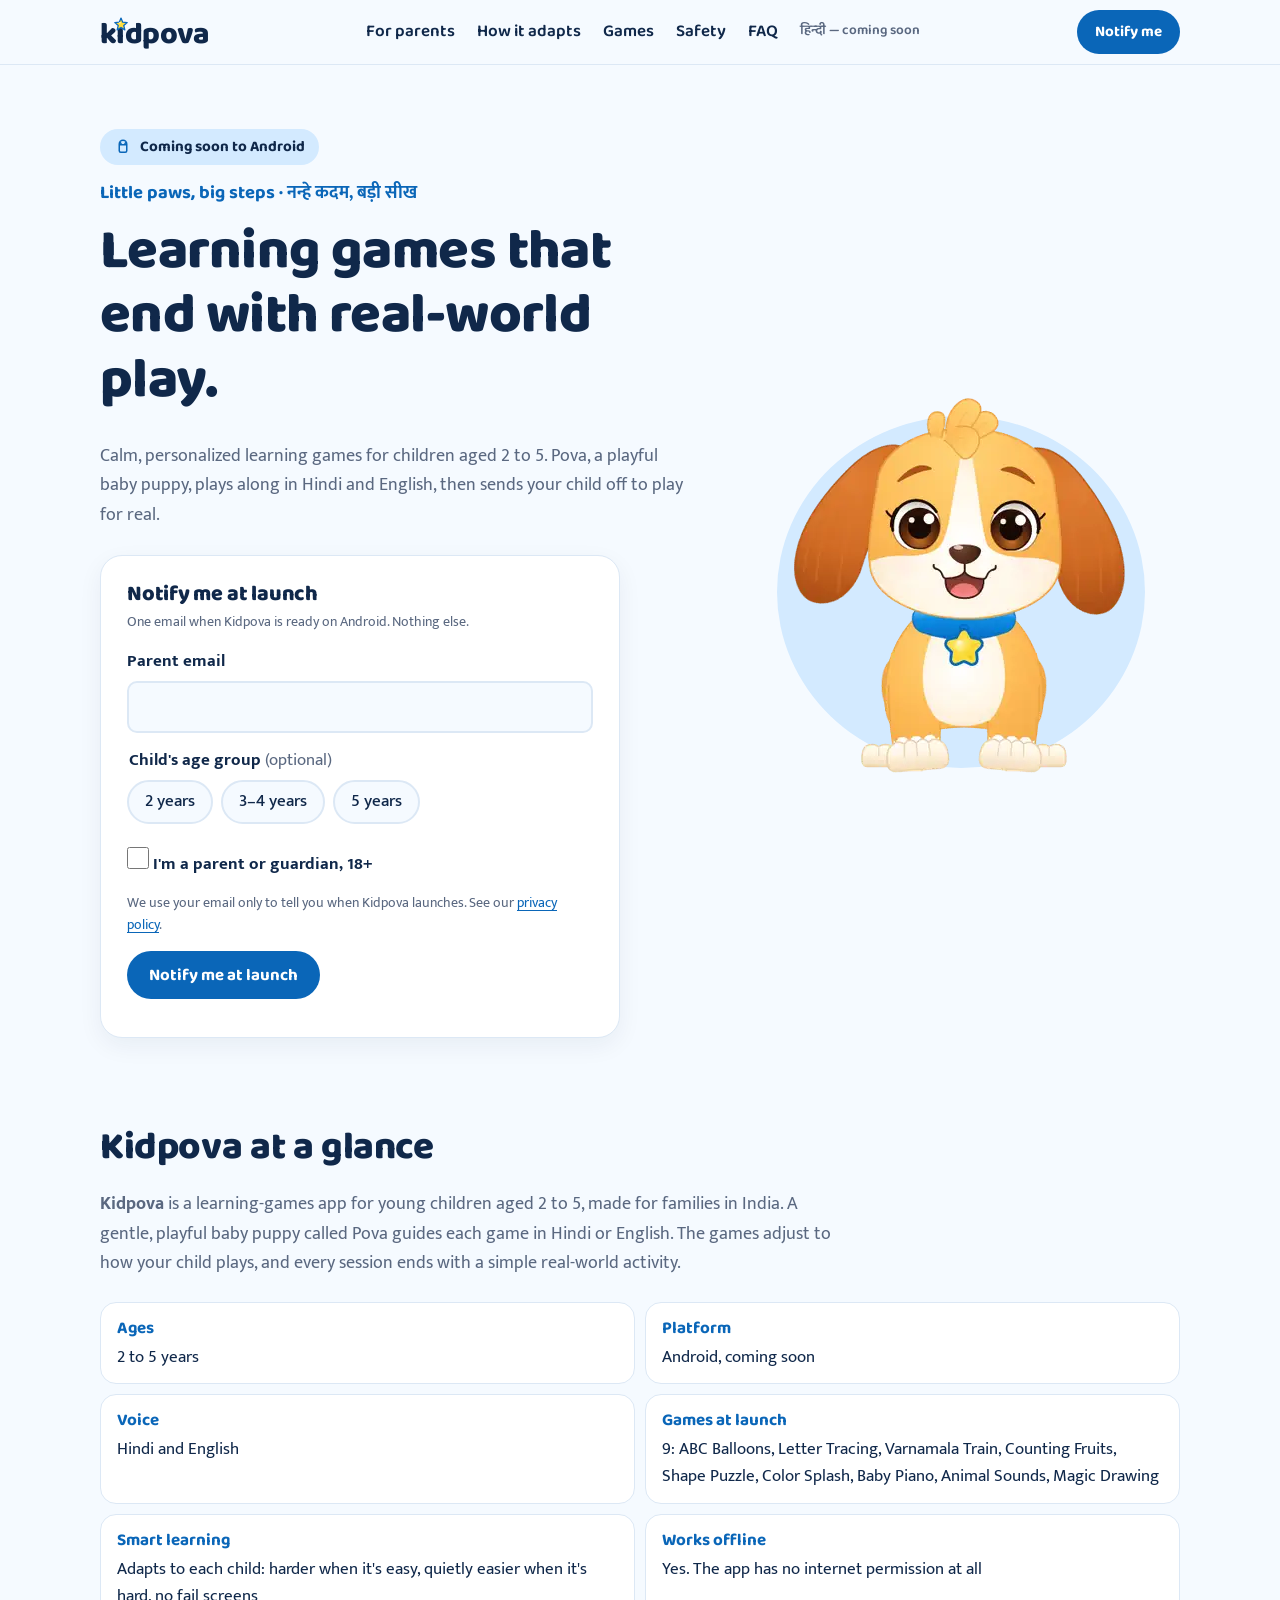
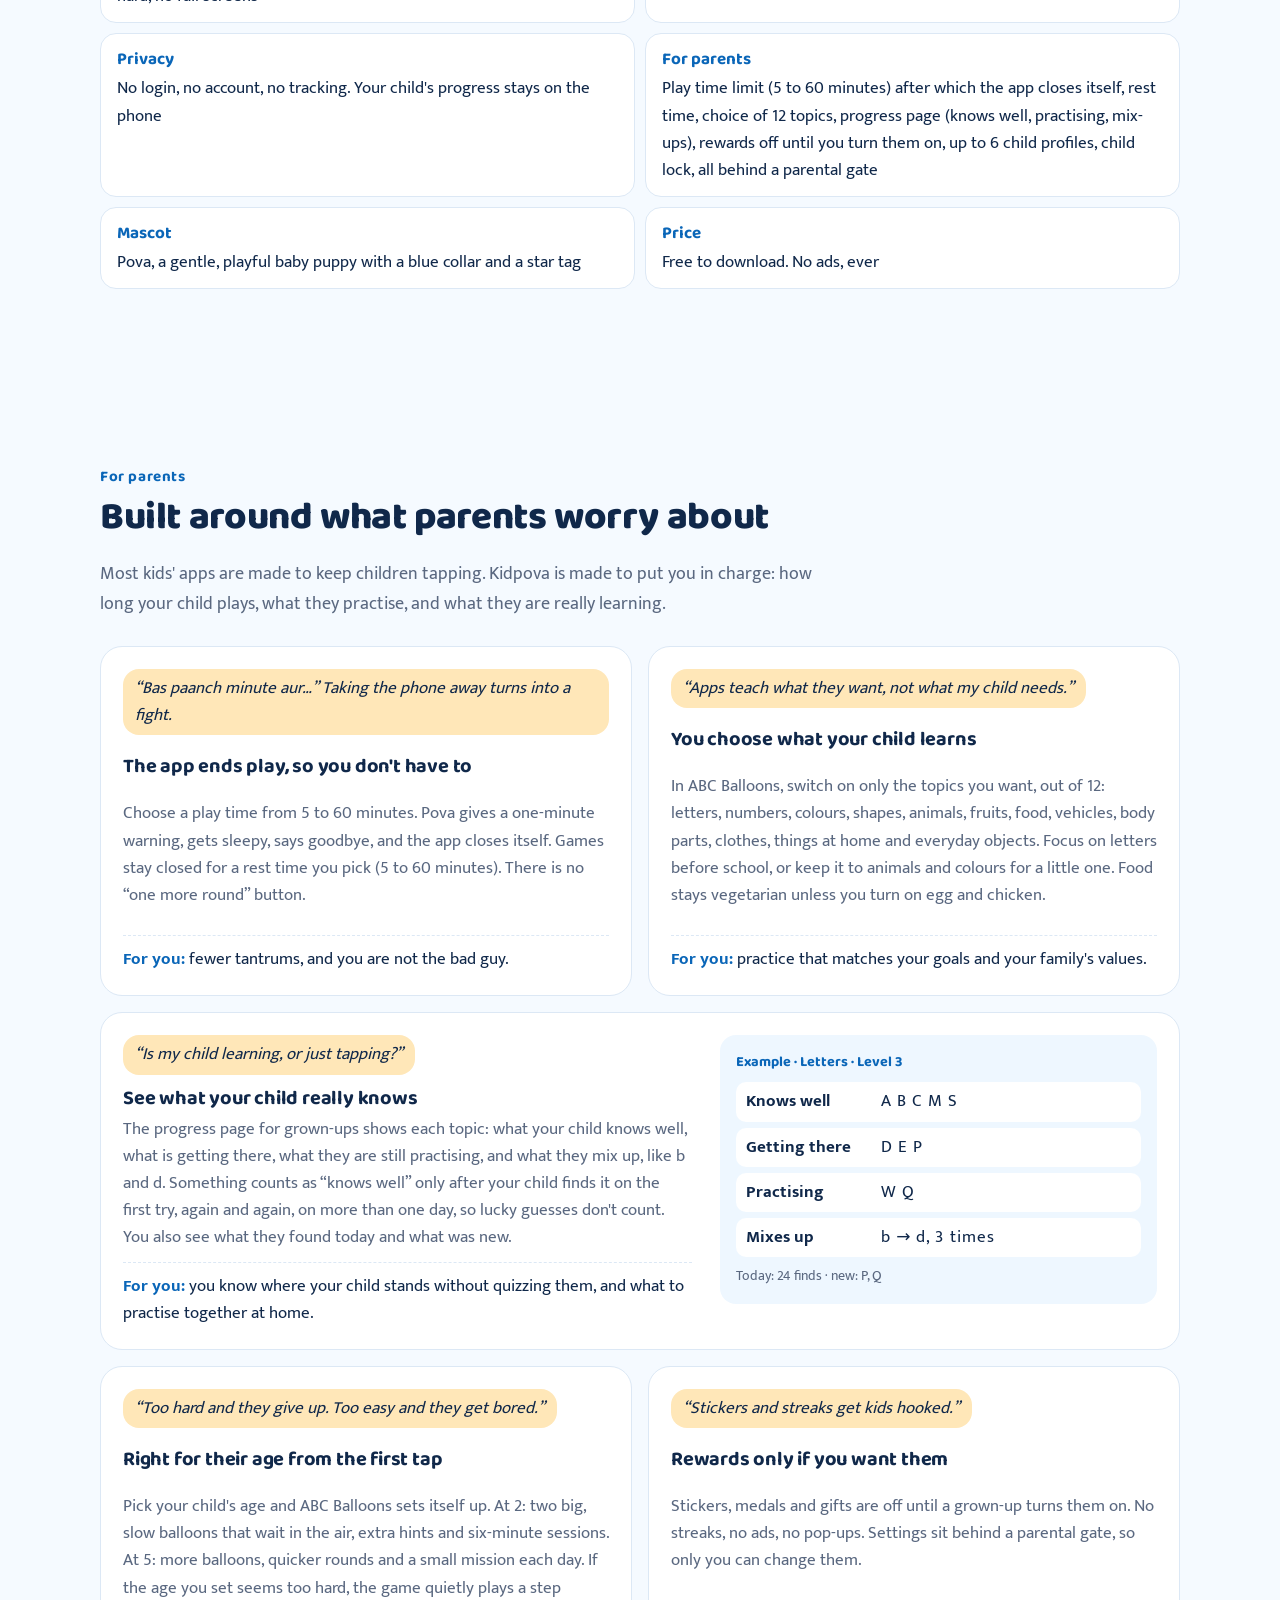
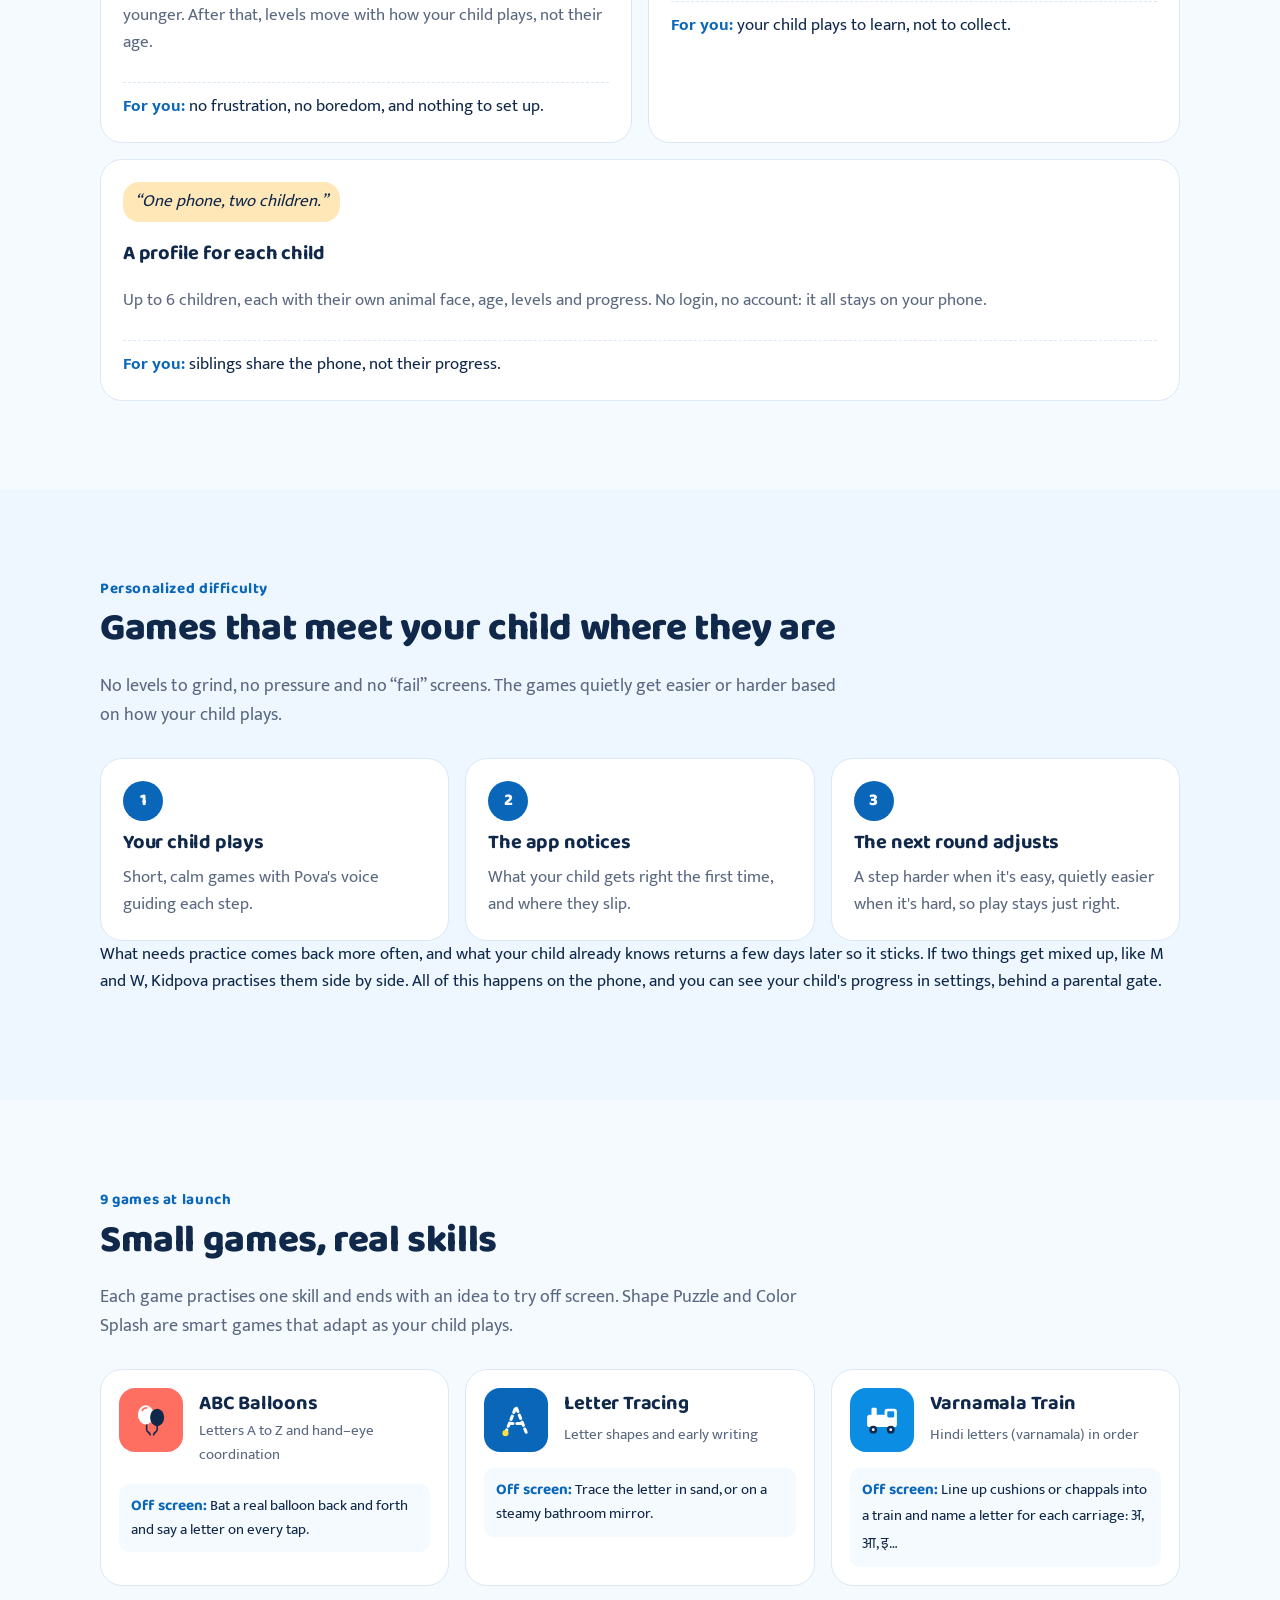
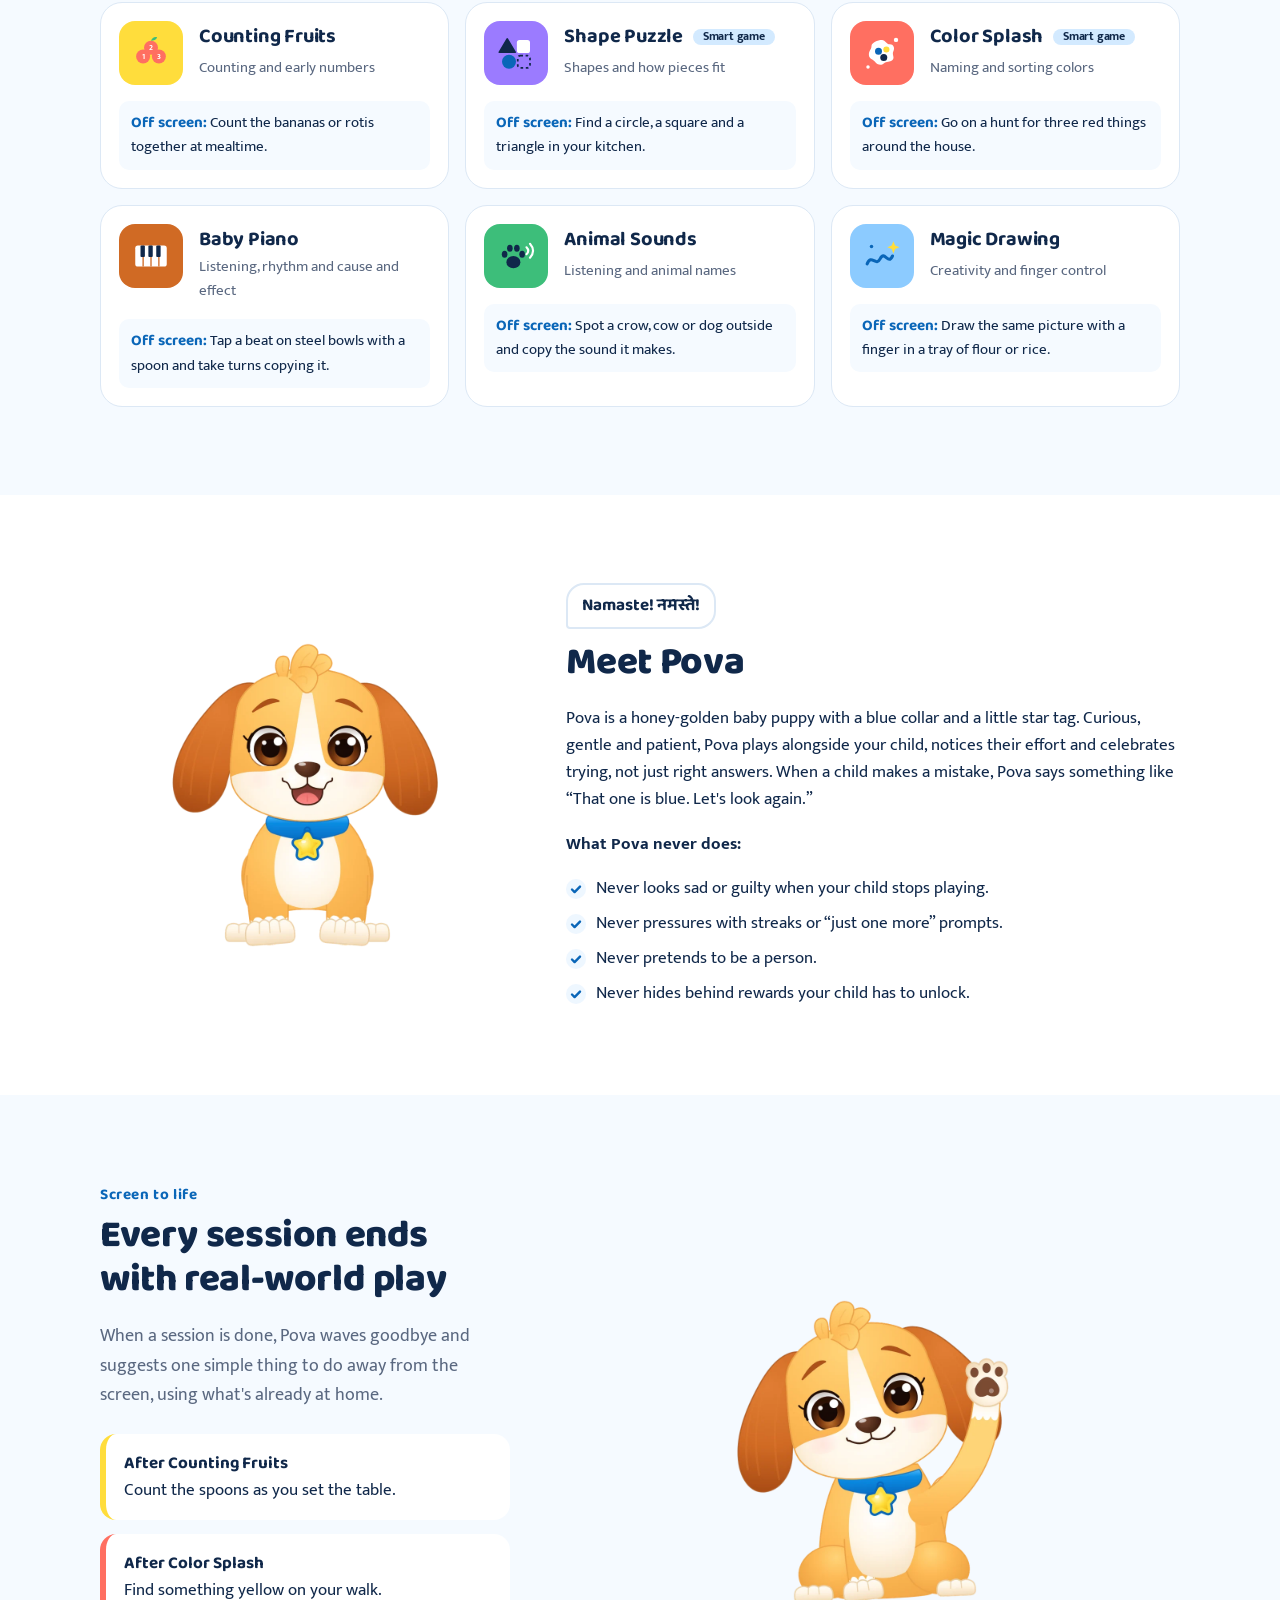
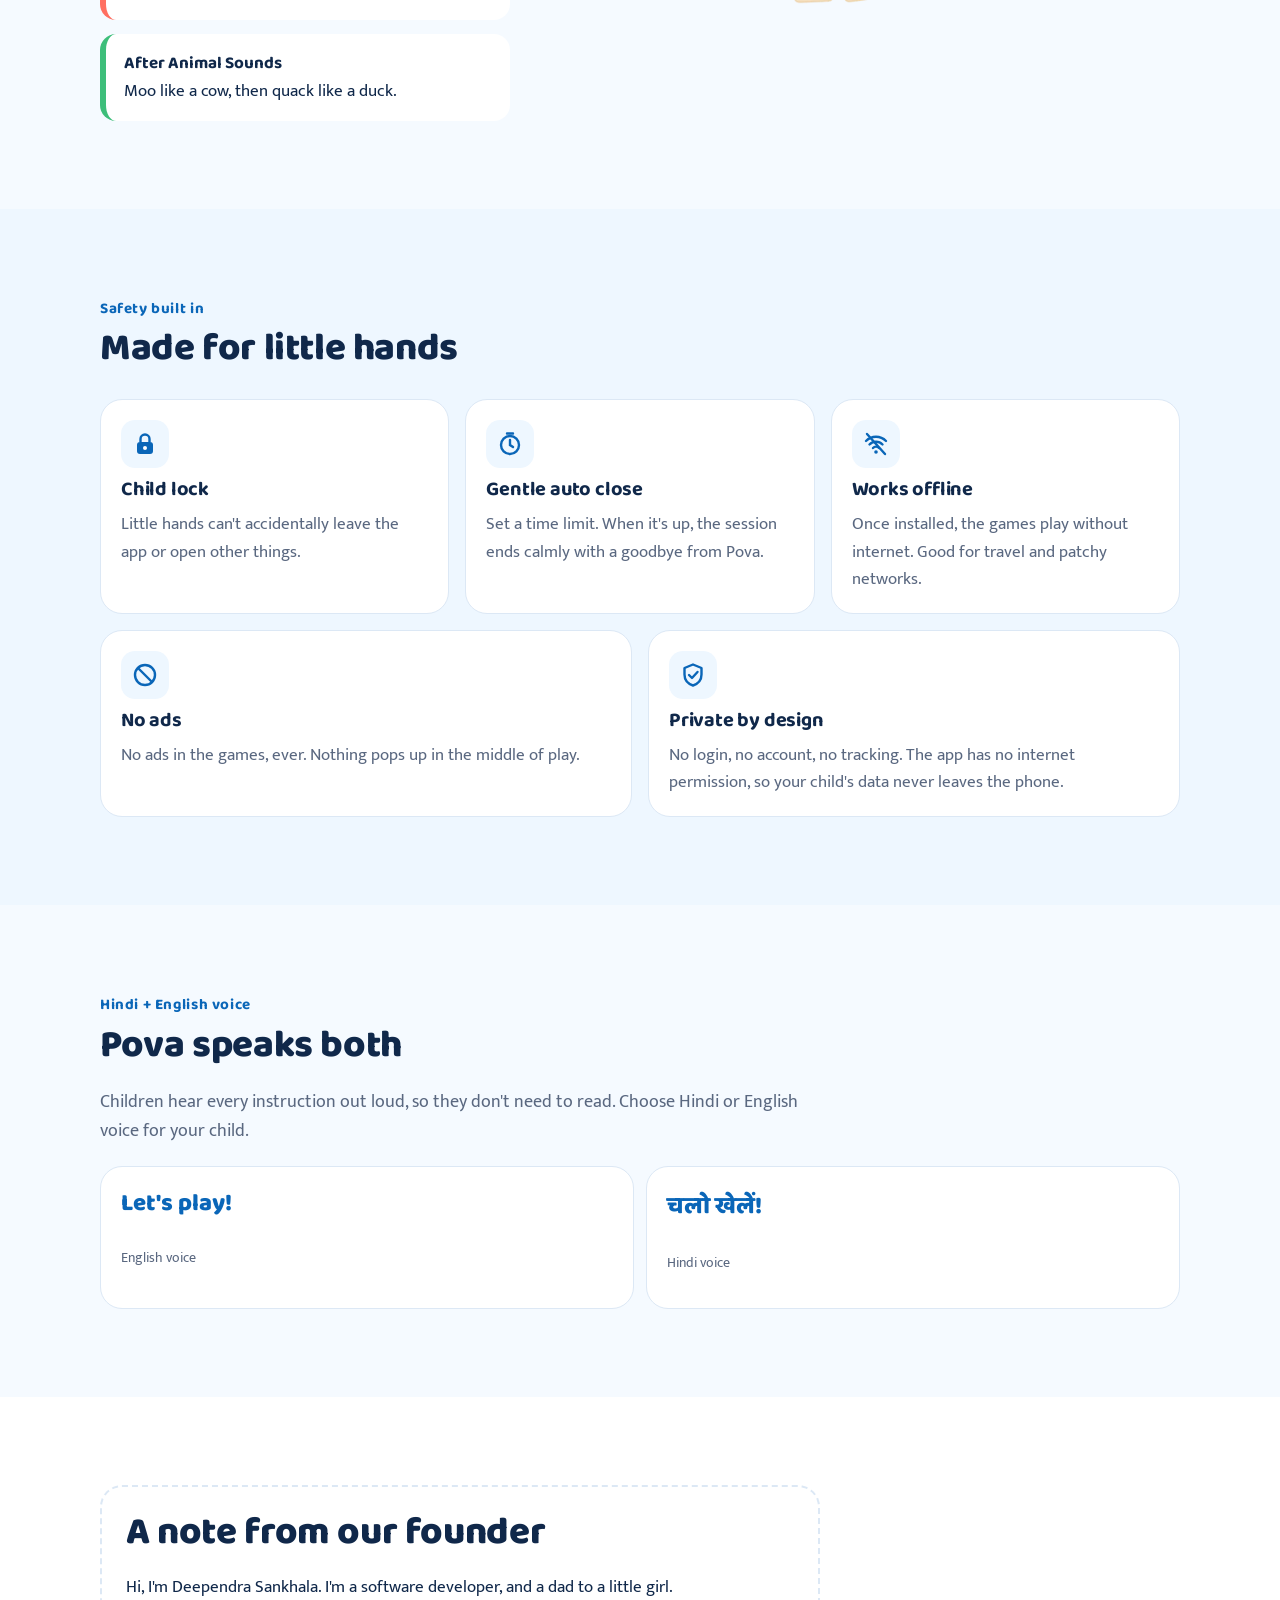
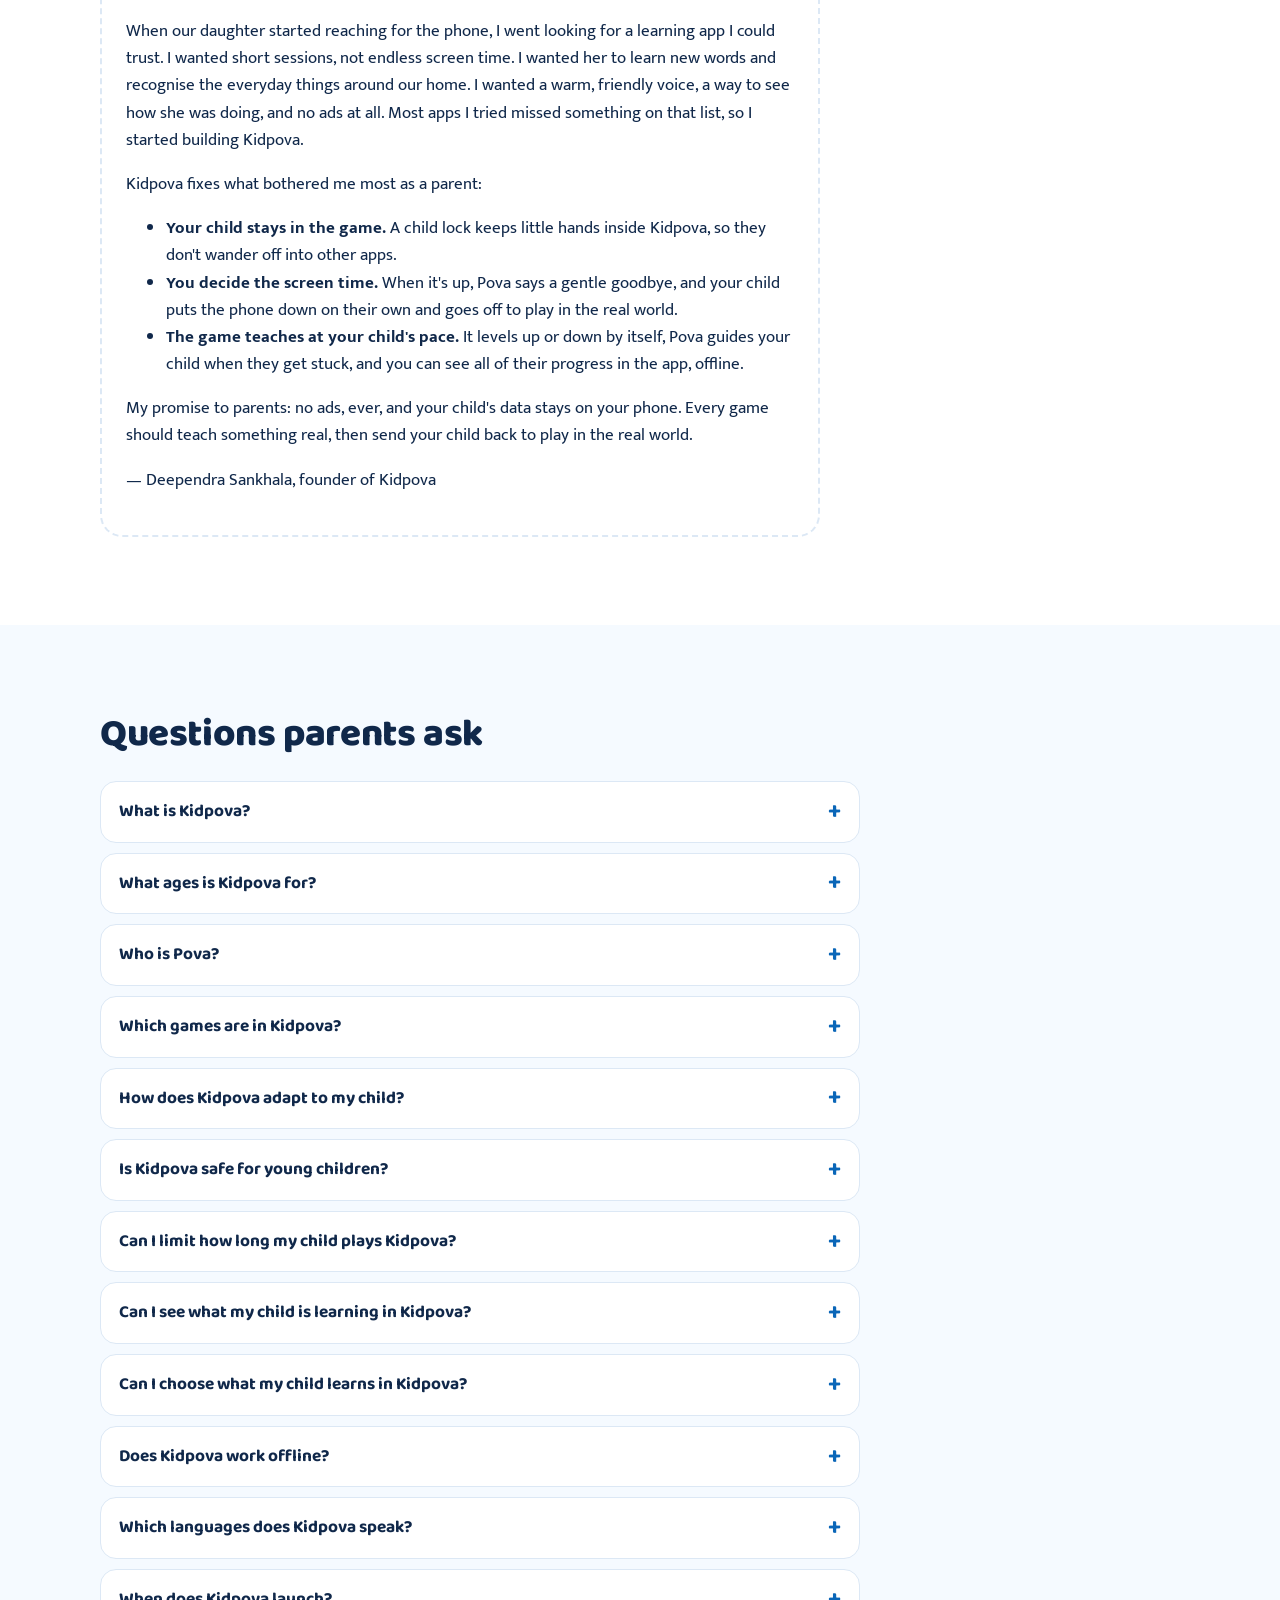
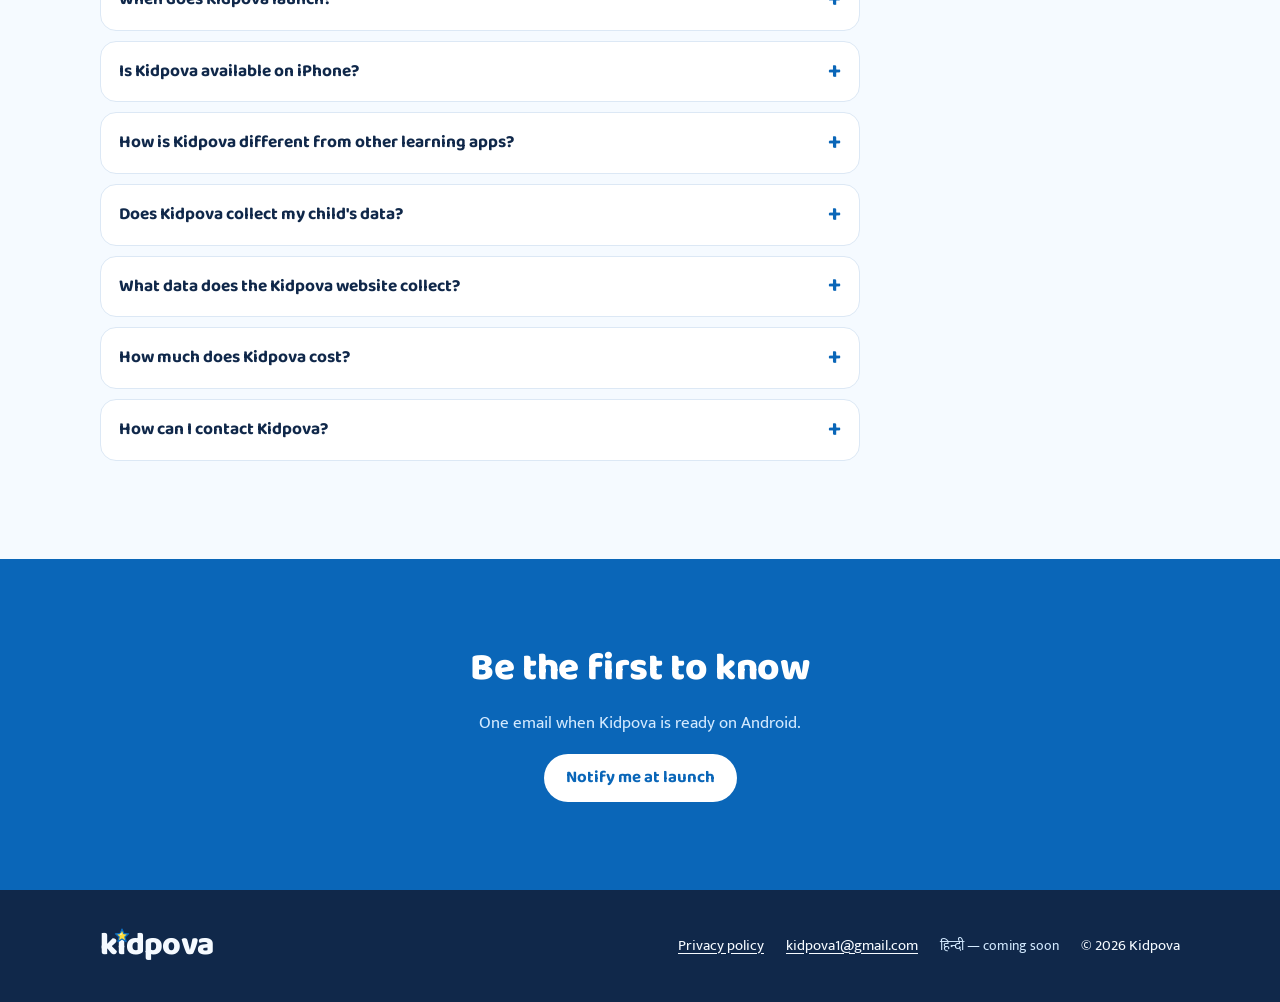
<file: index.html>
<!doctype html>
<html lang="en-IN">
<head>
<meta charset="utf-8">
<meta name="viewport" content="width=device-width, initial-scale=1">
<title>Kidpova — Learning Games for Kids in Hindi &amp; English</title>
<meta name="description" content="Kidpova: calm learning games for kids aged 2 to 5 in Hindi and English. 9 games that adapt to your child, works offline, no ads, no data leaves the phone. Coming soon to Android.">
<link rel="canonical" href="https://kidpova.com/">
<meta name="robots" content="index, follow, max-image-preview:large, max-snippet:-1">
<meta name="theme-color" content="#0B8DE4">
<link rel="icon" href="/favicon-32.png" type="image/png" sizes="32x32">
<link rel="manifest" href="/site.webmanifest">
<link rel="apple-touch-icon" href="/apple-touch-icon.png">
<link rel="alternate" type="text/plain" href="/llms.txt" title="Kidpova facts for AI assistants">
<meta property="og:type" content="website">
<meta property="og:site_name" content="Kidpova">
<meta property="og:locale" content="en_IN">
<meta property="og:title" content="Kidpova — Learning Games for Kids in Hindi &amp; English">
<meta property="og:description" content="Calm learning games for kids aged 2 to 5, in Hindi and English. Adapts to your child, works offline, no ads. Coming soon to Android.">
<meta property="og:url" content="https://kidpova.com/">
<meta property="og:image" content="https://kidpova.com/og-image.png?v=2">
<meta property="og:image:width" content="1200">
<meta property="og:image:height" content="630">
<meta property="og:image:alt" content="Kidpova wordmark and Pova the baby puppy waving on a blue background, with the line: Little paws, big steps.">
<meta name="twitter:card" content="summary_large_image">
<!-- Structured data: generated from this page by tools/build-seo.js. Edit the page, then re-run it. -->
<script type="application/ld+json" id="schema">
{
 "@context": "https://schema.org",
 "@graph": [
  {
   "@type": "Organization",
   "@id": "https://kidpova.com/#organization",
   "name": "Kidpova",
   "alternateName": "Kidpova",
   "url": "https://kidpova.com/",
   "logo": {
    "@type": "ImageObject",
    "url": "https://kidpova.com/logo-512.png",
    "width": 512,
    "height": 512
   },
   "description": "Kidpova makes calm, personalized learning games for children aged 2 to 5, with Hindi and English voice.",
   "areaServed": "IN",
   "email": "kidpova1@gmail.com",
   "founder": {
    "@type": "Person",
    "name": "Deependra Sankhala",
    "jobTitle": "Founder",
    "description": "Software developer and parent"
   },
   "contactPoint": {
    "@type": "ContactPoint",
    "contactType": "customer support",
    "email": "kidpova1@gmail.com",
    "availableLanguage": [
     "en",
     "hi"
    ]
   }
  },
  {
   "@type": "WebSite",
   "@id": "https://kidpova.com/#website",
   "url": "https://kidpova.com/",
   "name": "Kidpova",
   "alternateName": "Kidpova",
   "inLanguage": "en-IN",
   "publisher": {
    "@id": "https://kidpova.com/#organization"
   }
  },
  {
   "@type": "WebPage",
   "@id": "https://kidpova.com/#webpage",
   "url": "https://kidpova.com/",
   "name": "Kidpova — Learning Games for Kids in Hindi & English",
   "description": "Kidpova: calm learning games for kids aged 2 to 5 in Hindi and English. 9 games that adapt to your child, works offline, no ads, no data leaves the phone. Coming soon to Android.",
   "inLanguage": "en-IN",
   "isPartOf": {
    "@id": "https://kidpova.com/#website"
   },
   "about": {
    "@id": "https://kidpova.com/#app"
   },
   "dateModified": "2026-11-01",
   "primaryImageOfPage": {
    "@type": "ImageObject",
    "url": "https://kidpova.com/og-image.png",
    "width": 1200,
    "height": 630
   }
  },
  {
   "@type": "MobileApplication",
   "@id": "https://kidpova.com/#app",
   "name": "Kidpova",
   "alternateName": "Kidpova: Learning Games for Kids",
   "description": "Kidpova is a learning-games app for young children aged 2 to 5, made for families in India. A gentle, playful baby puppy called Pova guides each game in Hindi or English. The games adjust to how your child plays, and every session ends with a simple real-world activity.",
   "url": "https://kidpova.com/",
   "image": "https://kidpova.com/logo-512.png",
   "screenshot": "https://kidpova.com/og-image.png",
   "operatingSystem": "Android",
   "applicationCategory": "EducationalApplication",
   "applicationSubCategory": "Learning games for young children",
   "inLanguage": [
    "en",
    "hi"
   ],
   "isFamilyFriendly": true,
   "typicalAgeRange": "2-5",
   "audience": {
    "@type": "PeopleAudience",
    "suggestedMinAge": 2,
    "suggestedMaxAge": 5
   },
   "featureList": [
    "Smart learning on the device: games get easier or harder based on how the child plays, with no fail screens",
    "Spaced review and extra practice for look-alike pairs (such as M and W)",
    "Hindi and English voice",
    "Works fully offline; the app has no internet permission",
    "No login, no account, no analytics or tracking; progress stays on the phone",
    "Child lock against accidental exits",
    "Gentle auto close after a time limit",
    "Progress for parents behind a parental gate",
    "No ads",
    "Every session ends with a real-world activity idea",
    "ABC Balloons game: letters a to z and hand–eye coordination",
    "Letter Tracing game: letter shapes and early writing",
    "Varnamala Train game: hindi letters (varnamala) in order",
    "Counting Fruits game: counting and early numbers",
    "Shape Puzzle game: shapes and how pieces fit",
    "Color Splash game: naming and sorting colors",
    "Baby Piano game: listening, rhythm and cause and effect",
    "Animal Sounds game: listening and animal names",
    "Magic Drawing game: creativity and finger control"
   ],
   "publisher": {
    "@id": "https://kidpova.com/#organization"
   },
   "author": {
    "@id": "https://kidpova.com/#organization"
   },
   "offers": {
    "@type": "Offer",
    "price": "0",
    "priceCurrency": "INR"
   }
  },
  {
   "@type": "FAQPage",
   "@id": "https://kidpova.com/#faq",
   "isPartOf": {
    "@id": "https://kidpova.com/#webpage"
   },
   "inLanguage": "en-IN",
   "mainEntity": [
    {
     "@type": "Question",
     "name": "What is Kidpova?",
     "acceptedAnswer": {
      "@type": "Answer",
      "text": "Kidpova is a learning-games app for children aged 2 to 5, made for families in India. Pova, a gentle, playful baby puppy, guides short games in Hindi or English. The games adjust to how your child plays, and each session ends with an idea for real-world play. Kidpova is coming soon to Android."
     }
    },
    {
     "@type": "Question",
     "name": "What ages is Kidpova for?",
     "acceptedAnswer": {
      "@type": "Answer",
      "text": "Kidpova is for children aged 2 to 5. Every instruction is spoken, so children who can't read yet can play on their own, with you nearby. For two-year-olds, short sessions played together with a grown-up work best."
     }
    },
    {
     "@type": "Question",
     "name": "Who is Pova?",
     "acceptedAnswer": {
      "@type": "Answer",
      "text": "Pova is Kidpova's mascot: a curious, gentle and playful baby puppy with a blue collar and a star tag. Pova speaks to children in Hindi or English, celebrates effort as well as right answers, and never pressures a child to keep playing."
     }
    },
    {
     "@type": "Question",
     "name": "Which games are in Kidpova?",
     "acceptedAnswer": {
      "@type": "Answer",
      "text": "Kidpova launches with 9 games: ABC Balloons, Letter Tracing, Varnamala Train, Counting Fruits, Shape Puzzle, Color Splash, Baby Piano, Animal Sounds and Magic Drawing. They practise English letters, Hindi letters (varnamala), early writing, counting, shapes, colors, listening, rhythm and creativity."
     }
    },
    {
     "@type": "Question",
     "name": "How does Kidpova adapt to my child?",
     "acceptedAnswer": {
      "@type": "Answer",
      "text": "Kidpova has a smart learning engine that runs entirely on the phone. It notes what your child gets right the first time and where they slip. When something is easy, the level goes up gently; when it's hard, it quietly gets easier, and there are no “fail” screens. If your child gets stuck, Pova shows them what to do. What needs practice comes back more often, what your child knows is repeated a few days later, and look-alike pairs such as M and W get extra practice. Parents can see progress in settings, behind a parental gate."
     }
    },
    {
     "@type": "Question",
     "name": "Is Kidpova safe for young children?",
     "acceptedAnswer": {
      "@type": "Answer",
      "text": "Kidpova is built with young children in mind: a child lock stops little hands from leaving the app or opening other things, a time limit ends sessions gently, there are no ads, and Pova never uses streaks or “one more” prompts. For two-year-olds, we recommend short sessions played together with a grown-up."
     }
    },
    {
     "@type": "Question",
     "name": "Can I limit how long my child plays Kidpova?",
     "acceptedAnswer": {
      "@type": "Answer",
      "text": "Yes. Behind the parental gate, choose a play time from 5 to 60 minutes. Pova gives a one-minute warning, says goodbye, and the app closes itself. Games stay closed for a rest time you choose, from 5 to 60 minutes. Settings also show how long your child has played today."
     }
    },
    {
     "@type": "Question",
     "name": "Can I see what my child is learning in Kidpova?",
     "acceptedAnswer": {
      "@type": "Answer",
      "text": "Yes. The progress page for grown-ups, behind the parental gate, shows each topic's level, what your child knows well, what is getting there, what they are still practising, and which things they mix up, such as b and d. It also shows what they found today and what was new. It all stays on your phone."
     }
    },
    {
     "@type": "Question",
     "name": "Can I choose what my child learns in Kidpova?",
     "acceptedAnswer": {
      "@type": "Answer",
      "text": "Yes. In ABC Balloons you can switch on only the topics you want, out of 12: letters, numbers, colours, shapes, animals, fruits, food, vehicles, body parts, clothes, things at home and everyday objects. Food stays vegetarian unless you turn on egg and chicken. Stickers and other rewards are off until you turn them on."
     }
    },
    {
     "@type": "Question",
     "name": "Does Kidpova work offline?",
     "acceptedAnswer": {
      "@type": "Answer",
      "text": "Yes. Once Kidpova is installed, every game works without an internet connection. The app doesn't use the internet at all, and there is no login or account."
     }
    },
    {
     "@type": "Question",
     "name": "Which languages does Kidpova speak?",
     "acceptedAnswer": {
      "@type": "Answer",
      "text": "Pova speaks Hindi and English, and every instruction is voiced, so children don't need to read. A full Hindi version of this website is coming later."
     }
    },
    {
     "@type": "Question",
     "name": "When does Kidpova launch?",
     "acceptedAnswer": {
      "@type": "Answer",
      "text": "Kidpova is coming soon to Android. Leave your email above and we'll send one message when it's ready."
     }
    },
    {
     "@type": "Question",
     "name": "Is Kidpova available on iPhone?",
     "acceptedAnswer": {
      "@type": "Answer",
      "text": "Kidpova is coming to Android first. We haven't announced other platforms yet."
     }
    },
    {
     "@type": "Question",
     "name": "How is Kidpova different from other learning apps?",
     "acceptedAnswer": {
      "@type": "Answer",
      "text": "Kidpova is designed to be calm: one thing moves at a time, there are no ads or streaks, and every session ends by sending your child off to play in the real world, with an idea that uses things already at home. Parents stay in charge: you set the play time and the app closes itself, you choose the topics, you see what your child knows and mixes up, and rewards stay off unless you turn them on. Games start at your child's age. Pova speaks Hindi and English."
     }
    },
    {
     "@type": "Question",
     "name": "Does Kidpova collect my child's data?",
     "acceptedAnswer": {
      "@type": "Answer",
      "text": "No. The Kidpova app has no login, no analytics, no ads and no tracking, and it asks for no permissions: not internet, camera, microphone or location. Settings and learning progress are saved only on your phone. You can clear them with “Start learning afresh” in settings, and uninstalling the app removes everything."
     }
    },
    {
     "@type": "Question",
     "name": "What data does the Kidpova website collect?",
     "acceptedAnswer": {
      "@type": "Answer",
      "text": "On this website, only your email and, if you choose, your child's age group, to tell you about the launch. No analytics, no cookies, no trackers. Read the privacy policy."
     }
    },
    {
     "@type": "Question",
     "name": "How much does Kidpova cost?",
     "acceptedAnswer": {
      "@type": "Answer",
      "text": "Kidpova is free to download, with no ads. If we add an optional paid unlock later, it will sit behind a parental gate so children can't buy anything by accident, and we'll say so clearly first."
     }
    },
    {
     "@type": "Question",
     "name": "How can I contact Kidpova?",
     "acceptedAnswer": {
      "@type": "Answer",
      "text": "Email us at kidpova1@gmail.com. We read every message."
     }
    }
   ]
  }
 ]
}
</script>
<link rel="preload" href="/fonts/baloo2-v23-latin-ext-600.woff2" as="font" type="font/woff2" crossorigin>
<link rel="preload" href="/fonts/mukta-v17-latin-ext-400.woff2" as="font" type="font/woff2" crossorigin>
<link rel="stylesheet" href="/assets/fonts.css">
<link rel="stylesheet" href="/assets/tokens.css?v=0.2">
<link rel="stylesheet" href="/css/site.css?v=0.2">
<script src="/js/config.js?v=0.2" defer></script>
<script src="/js/main.js?v=0.2" defer></script>
</head>
<body>
<a class="skip" href="#main">Skip to content</a>

<header class="site-header">
  <div class="wrap">
    <a class="wm" href="/"><span aria-hidden="true">k<span class="i">ı</span>dpova</span><span class="visually-hidden">Kidpova home</span></a>
    <nav class="nav" aria-label="Main">
      <a href="#parents">For parents</a>
      <a href="#how">How it adapts</a>
      <a href="#games">Games</a>
      <a href="#safety">Safety</a>
      <a href="#faq">FAQ</a>
      <span class="lang-soon"><span lang="hi">हिन्दी</span> — coming soon</span>
    </nav>
    <a class="btn btn--small" href="#notify">Notify me</a>
  </div>
</header>

<main id="main">

<!-- 1. Hero -->
<section class="hero" aria-labelledby="hero-title">
  <div class="wrap">
    <div>
      <p class="pill"><svg viewBox="0 0 24 24" aria-hidden="true"><path d="M7 9h10v8a2 2 0 0 1-2 2H9a2 2 0 0 1-2-2V9Zm1-3.5 1.4 2M16 5.5l-1.4 2M7 8a5 5 0 0 1 10 0" fill="none" stroke="#0A66B8" stroke-width="2" stroke-linecap="round"/></svg>Coming soon to Android</p>
      <p class="tagline">Little paws, big steps · <span lang="hi">नन्हे कदम, बड़ी सीख</span></p>
      <h1 id="hero-title">Learning games that end with real-world play.</h1>
      <p class="lead">Calm, personalized learning games for children aged 2 to 5. Pova, a playful baby puppy, plays along in Hindi and English, then sends your child off to play for real.</p>

      <form class="notify" id="notify-form" novalidate aria-labelledby="notify">
        <h2 id="notify">Notify me at launch</h2>
        <p class="muted small">One email when Kidpova is ready on Android. Nothing else.</p>
        <div class="field">
          <label for="email">Parent email</label>
          <input type="email" id="email" name="email" autocomplete="email" inputmode="email" required aria-describedby="email-error">
          <p class="error" id="email-error" aria-live="polite"></p>
        </div>
        <fieldset class="field">
          <legend>Child's age group <span class="opt">(optional)</span></legend>
          <div class="chips">
            <label class="chip"><input type="radio" name="age" value="2"><span>2 years</span></label>
            <label class="chip"><input type="radio" name="age" value="3-4"><span>3–4 years</span></label>
            <label class="chip"><input type="radio" name="age" value="5"><span>5 years</span></label>
          </div>
        </fieldset>
        <div class="hp" aria-hidden="true">
          <label for="website">Leave this empty</label>
          <input type="text" id="website" name="website" tabindex="-1" autocomplete="off">
        </div>
        <div class="field">
          <label class="check"><input type="checkbox" name="adult" required aria-describedby="adult-error"> I'm a parent or guardian, 18+</label>
          <p class="error" id="adult-error" aria-live="polite"></p>
        </div>
        <p class="consent">We use your email only to tell you when Kidpova launches. See our <a href="/privacy.html">privacy policy</a>.</p>
        <button class="btn" type="submit">Notify me at launch</button>
        <div class="form-status" id="form-status" role="status" aria-live="polite"></div>
      </form>
    </div>
    <div class="hero-art">
      <picture class="pova">
        <source media="(prefers-reduced-motion: reduce)" srcset="/pova/pova-happy.webp">
        <img src="/pova/pova-idle-loop.webp" width="400" height="400" alt="Pova the baby puppy smiling" fetchpriority="high">
      </picture>
    </div>
  </div>
</section>

<!-- At a glance: plain facts that search engines and AI assistants can quote. Keep in sync with tools/build-seo.js FACTS. -->
<section class="section glance" id="about" aria-labelledby="about-title">
  <div class="wrap">
    <h2 id="about-title">Kidpova at a glance</h2>
    <p class="lead"><b>Kidpova</b> is a learning-games app for young children aged 2 to 5, made for families in India. A gentle, playful baby puppy called Pova guides each game in Hindi or English. The games adjust to how your child plays, and every session ends with a simple real-world activity.</p>
    <dl class="facts">
      <div><dt>Ages</dt><dd>2 to 5 years</dd></div>
      <div><dt>Platform</dt><dd>Android, coming soon</dd></div>
      <div><dt>Voice</dt><dd>Hindi and English</dd></div>
      <div><dt>Games at launch</dt><dd>9: ABC Balloons, Letter Tracing, Varnamala Train, Counting Fruits, Shape Puzzle, Color Splash, Baby Piano, Animal Sounds, Magic Drawing</dd></div>
      <div><dt>Smart learning</dt><dd>Adapts to each child: harder when it's easy, quietly easier when it's hard, no fail screens</dd></div>
      <div><dt>Works offline</dt><dd>Yes. The app has no internet permission at all</dd></div>
      <div><dt>Privacy</dt><dd>No login, no account, no tracking. Your child's progress stays on the phone</dd></div>
      <div><dt>For parents</dt><dd>Play time limit (5 to 60 minutes) after which the app closes itself, rest time, choice of 12 topics, progress page (knows well, practising, mix-ups), rewards off until you turn them on, up to 6 child profiles, child lock, all behind a parental gate</dd></div>
      <div><dt>Mascot</dt><dd>Pova, a gentle, playful baby puppy with a blue collar and a star tag</dd></div>
      <div><dt>Price</dt><dd>Free to download. No ads, ever</dd></div>
    </dl>
  </div>
</section>

<!-- For parents: each card is a real parent worry, what the app does, and what the parent gets. Facts match the app (ABC Balloons settings, play time, progress page). -->
<section class="section" id="parents" aria-labelledby="parents-title">
  <div class="wrap">
    <p class="eyebrow">For parents</p>
    <h2 id="parents-title">Built around what parents worry about</h2>
    <p class="lead">Most kids' apps are made to keep children tapping. Kidpova is made to put you in charge: how long your child plays, what they practise, and what they are really learning.</p>
    <ul class="usps">
      <li class="usp">
        <p class="worry">“Bas paanch minute aur…” Taking the phone away turns into a fight.</p>
        <h3>The app ends play, so you don't have to</h3>
        <p>Choose a play time from 5 to 60 minutes. Pova gives a one-minute warning, gets sleepy, says goodbye, and the app closes itself. Games stay closed for a rest time you pick (5 to 60 minutes). There is no “one more round” button.</p>
        <p class="gain"><b>For you:</b> fewer tantrums, and you are not the bad guy.</p>
      </li>
      <li class="usp">
        <p class="worry">“Apps teach what they want, not what my child needs.”</p>
        <h3>You choose what your child learns</h3>
        <p>In ABC Balloons, switch on only the topics you want, out of 12: letters, numbers, colours, shapes, animals, fruits, food, vehicles, body parts, clothes, things at home and everyday objects. Focus on letters before school, or keep it to animals and colours for a little one. Food stays vegetarian unless you turn on egg and chicken.</p>
        <p class="gain"><b>For you:</b> practice that matches your goals and your family's values.</p>
      </li>
      <li class="usp usp--wide">
        <div>
          <p class="worry">“Is my child learning, or just tapping?”</p>
          <h3>See what your child really knows</h3>
          <p>The progress page for grown-ups shows each topic: what your child knows well, what is getting there, what they are still practising, and what they mix up, like b and d. Something counts as “knows well” only after your child finds it on the first try, again and again, on more than one day, so lucky guesses don't count. You also see what they found today and what was new.</p>
          <p class="gain"><b>For you:</b> you know where your child stands without quizzing them, and what to practise together at home.</p>
        </div>
        <figure class="report" aria-label="Example of the progress page">
          <figcaption>Example · Letters · Level 3</figcaption>
          <dl>
            <div><dt>Knows well</dt><dd>A B C M S</dd></div>
            <div><dt>Getting there</dt><dd>D E P</dd></div>
            <div><dt>Practising</dt><dd>W Q</dd></div>
            <div><dt>Mixes up</dt><dd>b → d, 3 times</dd></div>
          </dl>
          <p>Today: 24 finds · new: P, Q</p>
        </figure>
      </li>
      <li class="usp">
        <p class="worry">“Too hard and they give up. Too easy and they get bored.”</p>
        <h3>Right for their age from the first tap</h3>
        <p>Pick your child's age and ABC Balloons sets itself up. At 2: two big, slow balloons that wait in the air, extra hints and six-minute sessions. At 5: more balloons, quicker rounds and a small mission each day. If the age you set seems too hard, the game quietly plays a step younger. After that, levels move with how your child plays, not their age.</p>
        <p class="gain"><b>For you:</b> no frustration, no boredom, and nothing to set up.</p>
      </li>
      <li class="usp">
        <p class="worry">“Stickers and streaks get kids hooked.”</p>
        <h3>Rewards only if you want them</h3>
        <p>Stickers, medals and gifts are off until a grown-up turns them on. No streaks, no ads, no pop-ups. Settings sit behind a parental gate, so only you can change them.</p>
        <p class="gain"><b>For you:</b> your child plays to learn, not to collect.</p>
      </li>
      <li class="usp usp--full">
        <p class="worry">“One phone, two children.”</p>
        <h3>A profile for each child</h3>
        <p>Up to 6 children, each with their own animal face, age, levels and progress. No login, no account: it all stays on your phone.</p>
        <p class="gain"><b>For you:</b> siblings share the phone, not their progress.</p>
      </li>
    </ul>
  </div>
</section>

<!-- 2. How it adapts -->
<section class="section section--tint" id="how" aria-labelledby="how-title">
  <div class="wrap">
    <p class="eyebrow">Personalized difficulty</p>
    <h2 id="how-title">Games that meet your child where they are</h2>
    <p class="lead">No levels to grind, no pressure and no “fail” screens. The games quietly get easier or harder based on how your child plays.</p>
    <ol class="steps">
      <li class="step"><h3>Your child plays</h3><p>Short, calm games with Pova's voice guiding each step.</p></li>
      <li class="step"><h3>The app notices</h3><p>What your child gets right the first time, and where they slip.</p></li>
      <li class="step"><h3>The next round adjusts</h3><p>A step harder when it's easy, quietly easier when it's hard, so play stays just right.</p></li>
    </ol>
    <p>What needs practice comes back more often, and what your child already knows returns a few days later so it sticks. If two things get mixed up, like M and W, Kidpova practises them side by side. All of this happens on the phone, and you can see your child's progress in settings, behind a parental gate.</p>
  </div>
</section>

<!-- 3. Games -->
<section class="section" id="games" aria-labelledby="games-title">
  <div class="wrap">
    <p class="eyebrow">9 games at launch</p>
    <h2 id="games-title">Small games, real skills</h2>
    <p class="lead">Each game practises one skill and ends with an idea to try off screen. Shape Puzzle and Color Splash are smart games that adapt as your child plays.</p>
    <ul class="games">
      <li class="game" style="--accent:#FF6F61">
        <div class="glyph"><svg viewBox="0 0 48 48" aria-hidden="true"><path d="M19 29v6c0 3 4 3 4 6M31 31v4c0 3-4 3-4 6" stroke="#10284A" stroke-width="1.8" fill="none" stroke-linecap="round"/><ellipse cx="18" cy="18" rx="9" ry="11" fill="#FFFFFF"/><ellipse cx="31" cy="21" rx="8" ry="10" fill="#10284A"/><path d="M14 13c1-2 3-3 5-3" stroke="#FF6F61" stroke-width="2" stroke-linecap="round" fill="none"/></svg></div>
        <h3>ABC Balloons</h3>
        <p class="skill">Letters A to Z and hand–eye coordination</p>
        <p class="life"><b>Off screen:</b> Bat a real balloon back and forth and say a letter on every tap.</p>
      </li>
      <li class="game" style="--accent:#0A66B8">
        <div class="glyph"><svg viewBox="0 0 48 48" aria-hidden="true"><path d="M12 39 24 9l12 30M16.5 28h15" stroke="#FFFFFF" stroke-width="3.5" fill="none" stroke-linecap="round" stroke-linejoin="round" stroke-dasharray="4 4.5"/><circle cx="12" cy="39" r="3.5" fill="#FFDD3C"/></svg></div>
        <h3>Letter Tracing</h3>
        <p class="skill">Letter shapes and early writing</p>
        <p class="life"><b>Off screen:</b> Trace the letter in sand, or on a steamy bathroom mirror.</p>
      </li>
      <li class="game" style="--accent:#0B8DE4">
        <div class="glyph"><svg viewBox="0 0 48 48" aria-hidden="true"><rect x="12" y="10" width="6" height="9" rx="1.5" fill="#FFFFFF"/><rect x="7" y="18" width="22" height="14" rx="3" fill="#FFFFFF"/><rect x="27" y="11" width="14" height="21" rx="3" fill="#FFFFFF"/><rect x="30" y="14" width="8" height="7" rx="1.5" fill="#0B8DE4"/><circle cx="14" cy="35" r="4.5" fill="#10284A"/><circle cx="34" cy="35" r="4.5" fill="#10284A"/><circle cx="14" cy="35" r="1.6" fill="#FFFFFF"/><circle cx="34" cy="35" r="1.6" fill="#FFFFFF"/></svg></div>
        <h3>Varnamala Train</h3>
        <p class="skill">Hindi letters (varnamala) in order</p>
        <p class="life"><b>Off screen:</b> Line up cushions or chappals into a train and name a letter for each carriage: <span lang="hi">अ, आ, इ</span>…</p>
      </li>
      <li class="game" style="--accent:#FFDD3C">
        <div class="glyph"><svg viewBox="0 0 48 48" aria-hidden="true"><circle cx="15" cy="28" r="8" fill="#FF6F61"/><circle cx="33" cy="28" r="8" fill="#FF6F61"/><circle cx="24" cy="18" r="8" fill="#FF6F61"/><path d="M24 10c1-3 4-5 7-4-1 3-4 4-7 4Z" fill="#3DBE7A"/><g fill="#FFFFFF" font-family="Baloo 2, sans-serif" font-weight="800" font-size="9" text-anchor="middle"><text x="15" y="31">1</text><text x="33" y="31">3</text><text x="24" y="21">2</text></g></svg></div>
        <h3>Counting Fruits</h3>
        <p class="skill">Counting and early numbers</p>
        <p class="life"><b>Off screen:</b> Count the bananas or rotis together at mealtime.</p>
      </li>
      <li class="game" style="--accent:#9B7BFF">
        <div class="glyph"><svg viewBox="0 0 48 48" aria-hidden="true"><path d="M14 8l9 15H5Z" fill="#10284A" stroke="#10284A" stroke-width="2" stroke-linejoin="round"/><rect x="25" y="9" width="15" height="15" rx="3" fill="#FFFFFF"/><circle cx="16" cy="34" r="8" fill="#0A66B8"/><rect x="26" y="27" width="14" height="14" rx="3" fill="none" stroke="#10284A" stroke-width="2" stroke-dasharray="3 3"/></svg></div>
        <h3>Shape Puzzle <span class="tag">Smart game</span></h3>
        <p class="skill">Shapes and how pieces fit</p>
        <p class="life"><b>Off screen:</b> Find a circle, a square and a triangle in your kitchen.</p>
      </li>
      <li class="game" style="--accent:#FF6F61">
        <div class="glyph"><svg viewBox="0 0 48 48" aria-hidden="true"><path d="M24 9c4 0 5 5 9 5s6 4 4 8 2 7-1 10-7 1-10 4-8 1-10-2-7-3-7-8 3-6 3-10 7-7 12-7Z" fill="#FFFFFF"/><circle cx="20" cy="22" r="4" fill="#0A66B8"/><circle cx="29" cy="20" r="3.5" fill="#FFDD3C"/><circle cx="26" cy="29" r="4" fill="#10284A"/><circle cx="40" cy="9" r="2.5" fill="#FFFFFF"/><circle cx="8" cy="40" r="2" fill="#FFFFFF"/></svg></div>
        <h3>Color Splash <span class="tag">Smart game</span></h3>
        <p class="skill">Naming and sorting colors</p>
        <p class="life"><b>Off screen:</b> Go on a hunt for three red things around the house.</p>
      </li>
      <li class="game" style="--accent:#D06A24">
        <div class="glyph"><svg viewBox="0 0 48 48" aria-hidden="true"><rect x="6" y="12" width="36" height="24" rx="3" fill="#FFFFFF"/><path d="M15 12v24M24 12v24M33 12v24" stroke="#D06A24" stroke-width="1.5"/><rect x="12" y="12" width="5" height="13" rx="1" fill="#10284A"/><rect x="21" y="12" width="5" height="13" rx="1" fill="#10284A"/><rect x="30" y="12" width="5" height="13" rx="1" fill="#10284A"/></svg></div>
        <h3>Baby Piano</h3>
        <p class="skill">Listening, rhythm and cause and effect</p>
        <p class="life"><b>Off screen:</b> Tap a beat on steel bowls with a spoon and take turns copying it.</p>
      </li>
      <li class="game" style="--accent:#3DBE7A">
        <div class="glyph"><svg viewBox="0 0 48 48" aria-hidden="true"><ellipse cx="21" cy="31" rx="8" ry="7" fill="#10284A"/><ellipse cx="11" cy="22" rx="3.2" ry="4" fill="#10284A"/><ellipse cx="17" cy="15" rx="3.2" ry="4" fill="#10284A"/><ellipse cx="25" cy="15" rx="3.2" ry="4" fill="#10284A"/><ellipse cx="31" cy="22" rx="3.2" ry="4" fill="#10284A"/><path d="M36 14q4 4 0 8M40 10q7 8 0 16" stroke="#FFFFFF" stroke-width="2.4" fill="none" stroke-linecap="round"/></svg></div>
        <h3>Animal Sounds</h3>
        <p class="skill">Listening and animal names</p>
        <p class="life"><b>Off screen:</b> Spot a crow, cow or dog outside and copy the sound it makes.</p>
      </li>
      <li class="game" style="--accent:#8CCBFF">
        <div class="glyph"><svg viewBox="0 0 48 48" aria-hidden="true"><path d="M7 33c5-12 10 4 15-6s9 8 14-3" stroke="#0A66B8" stroke-width="3.5" fill="none" stroke-linecap="round" stroke-linejoin="round"/><path d="M37 7l2 5 5 2-5 2-2 5-2-5-5-2 5-2Z" fill="#FFDD3C"/><circle cx="12" cy="13" r="2" fill="#0A66B8"/></svg></div>
        <h3>Magic Drawing</h3>
        <p class="skill">Creativity and finger control</p>
        <p class="life"><b>Off screen:</b> Draw the same picture with a finger in a tray of flour or rice.</p>
      </li>
    </ul>
  </div>
</section>

<!-- 4. Meet Pova -->
<section class="section section--sky" id="pova" aria-labelledby="pova-title">
  <div class="wrap split">
    <div class="art">
      <div class="pova"><img src="/pova/pova-happy.webp" width="800" height="800" alt="Pova the baby puppy smiling" loading="lazy" decoding="async"></div>
    </div>
    <div>
      <p class="bubble">Namaste! <span lang="hi">नमस्ते!</span></p>
      <h2 id="pova-title">Meet Pova</h2>
      <p>Pova is a honey-golden baby puppy with a blue collar and a little star tag. Curious, gentle and patient, Pova plays alongside your child, notices their effort and celebrates trying, not just right answers. When a child makes a mistake, Pova says something like “That one is blue. Let's look again.”</p>
      <p><b>What Pova never does:</b></p>
      <ul class="never">
        <li>Never looks sad or guilty when your child stops playing.</li>
        <li>Never pressures with streaks or “just one more” prompts.</li>
        <li>Never pretends to be a person.</li>
        <li>Never hides behind rewards your child has to unlock.</li>
      </ul>
    </div>
  </div>
</section>

<!-- 5. Screen to life -->
<section class="section" id="life" aria-labelledby="life-title">
  <div class="wrap split">
    <div>
      <p class="eyebrow">Screen to life</p>
      <h2 id="life-title">Every session ends with real-world play</h2>
      <p class="lead">When a session is done, Pova waves goodbye and suggests one simple thing to do away from the screen, using what's already at home.</p>
      <ul class="life-cards">
        <li style="--accent:#FFDD3C"><b>After Counting Fruits</b>Count the spoons as you set the table.</li>
        <li style="--accent:#FF6F61"><b>After Color Splash</b>Find something yellow on your walk.</li>
        <li style="--accent:#3DBE7A"><b>After Animal Sounds</b>Moo like a cow, then quack like a duck.</li>
      </ul>
    </div>
    <div class="art">
      <div class="pova"><img src="/pova/pova-point.webp" width="800" height="800" alt="Pova the baby puppy pointing up with an idea" loading="lazy" decoding="async"></div>
    </div>
  </div>
</section>

<!-- 6. Safety -->
<section class="section section--tint" id="safety" aria-labelledby="safety-title">
  <div class="wrap">
    <p class="eyebrow">Safety built in</p>
    <h2 id="safety-title">Made for little hands</h2>
    <ul class="features">
      <li class="feature"><div class="ic"><svg viewBox="0 0 28 28" aria-hidden="true"><rect x="6" y="12" width="16" height="12" rx="3" fill="#0A66B8"/><path d="M9.5 12V9a4.5 4.5 0 0 1 9 0v3" stroke="#0A66B8" stroke-width="2.4" fill="none"/><circle cx="14" cy="18" r="2" fill="#FFFFFF"/></svg></div><h3>Child lock</h3><p>Little hands can't accidentally leave the app or open other things.</p></li>
      <li class="feature"><div class="ic"><svg viewBox="0 0 28 28" aria-hidden="true"><circle cx="14" cy="15" r="9" stroke="#0A66B8" stroke-width="2.4" fill="none"/><path d="M14 10v5l3 2M11 3.5h6" stroke="#0A66B8" stroke-width="2.4" stroke-linecap="round" fill="none"/></svg></div><h3>Gentle auto close</h3><p>Set a time limit. When it's up, the session ends calmly with a goodbye from Pova.</p></li>
      <li class="feature"><div class="ic"><svg viewBox="0 0 28 28" aria-hidden="true"><path d="M4 11a14 14 0 0 1 20 0M7.5 14.5a9 9 0 0 1 13 0M11 18a4 4 0 0 1 6 0" stroke="#0A66B8" stroke-width="2.4" stroke-linecap="round" fill="none"/><circle cx="14" cy="22" r="1.8" fill="#0A66B8"/><path d="M5 4l18 20" stroke="#0A66B8" stroke-width="2.4" stroke-linecap="round"/></svg></div><h3>Works offline</h3><p>Once installed, the games play without internet. Good for travel and patchy networks.</p></li>
      <li class="feature"><div class="ic"><svg viewBox="0 0 28 28" aria-hidden="true"><circle cx="14" cy="14" r="10" stroke="#0A66B8" stroke-width="2.4" fill="none"/><path d="M7 7l14 14" stroke="#0A66B8" stroke-width="2.4" stroke-linecap="round"/></svg></div><h3>No ads</h3><p>No ads in the games, ever. Nothing pops up in the middle of play.</p></li>
      <li class="feature"><div class="ic"><svg viewBox="0 0 28 28" aria-hidden="true"><path d="M14 3.5 5.5 7v6.5c0 5.2 3.6 9.3 8.5 11 4.9-1.7 8.5-5.8 8.5-11V7Z" stroke="#0A66B8" stroke-width="2.4" stroke-linejoin="round" fill="none"/><path d="m10 14 3 3 5.5-6" stroke="#0A66B8" stroke-width="2.4" stroke-linecap="round" stroke-linejoin="round" fill="none"/></svg></div><h3>Private by design</h3><p>No login, no account, no tracking. The app has no internet permission, so your child's data never leaves the phone.</p></li>
    </ul>
  </div>
</section>

<!-- 7. Languages -->
<section class="section" id="languages" aria-labelledby="lang-title">
  <div class="wrap">
    <p class="eyebrow">Hindi + English voice</p>
    <h2 id="lang-title">Pova speaks both</h2>
    <p class="lead">Children hear every instruction out loud, so they don't need to read. Choose Hindi or English voice for your child.</p>
    <div class="lang-row">
      <div class="lang-card"><p class="say">Let's play!</p><p class="muted small">English voice</p></div>
      <div class="lang-card"><p class="say" lang="hi">चलो खेलें!</p><p class="muted small">Hindi voice</p></div>
    </div>
  </div>
</section>

<!-- 8. Founder note (written from the founder's own points, 2026-10-25) -->
<section class="section section--sky" id="founder" aria-labelledby="founder-title">
  <div class="wrap">
    <div class="note">
      <h2 id="founder-title">A note from our founder</h2>
      <p>Hi, I'm Deependra Sankhala. I'm a software developer, and a dad to a little girl.</p>
      <p>When our daughter started reaching for the phone, I went looking for a learning app I could trust. I wanted short sessions, not endless screen time. I wanted her to learn new words and recognise the everyday things around our home. I wanted a warm, friendly voice, a way to see how she was doing, and no ads at all. Most apps I tried missed something on that list, so I started building Kidpova.</p>
      <p>Kidpova fixes what bothered me most as a parent:</p>
      <ul>
        <li><b>Your child stays in the game.</b> A child lock keeps little hands inside Kidpova, so they don't wander off into other apps.</li>
        <li><b>You decide the screen time.</b> When it's up, Pova says a gentle goodbye, and your child puts the phone down on their own and goes off to play in the real world.</li>
        <li><b>The game teaches at your child's pace.</b> It levels up or down by itself, Pova guides your child when they get stuck, and you can see all of their progress in the app, offline.</li>
      </ul>
      <p>My promise to parents: no ads, ever, and your child's data stays on your phone. Every game should teach something real, then send your child back to play in the real world.</p>
      <p>— Deependra Sankhala, founder of Kidpova</p>
    </div>
  </div>
</section>

<!-- 9. FAQ -->
<section class="section" id="faq" aria-labelledby="faq-title">
  <div class="wrap">
    <h2 id="faq-title">Questions parents ask</h2>
    <div class="faq">
      <details><summary>What is Kidpova?</summary><div><p>Kidpova is a learning-games app for children aged 2 to 5, made for families in India. Pova, a gentle, playful baby puppy, guides short games in Hindi or English. The games adjust to how your child plays, and each session ends with an idea for real-world play. Kidpova is coming soon to Android.</p></div></details>
      <details><summary>What ages is Kidpova for?</summary><div><p>Kidpova is for children aged 2 to 5. Every instruction is spoken, so children who can't read yet can play on their own, with you nearby. For two-year-olds, short sessions played together with a grown-up work best.</p></div></details>
      <details><summary>Who is Pova?</summary><div><p>Pova is Kidpova's mascot: a curious, gentle and playful baby puppy with a blue collar and a star tag. Pova speaks to children in Hindi or English, celebrates effort as well as right answers, and never pressures a child to keep playing.</p></div></details>
      <details><summary>Which games are in Kidpova?</summary><div><p>Kidpova launches with 9 games: ABC Balloons, Letter Tracing, Varnamala Train, Counting Fruits, Shape Puzzle, Color Splash, Baby Piano, Animal Sounds and Magic Drawing. They practise English letters, Hindi letters (varnamala), early writing, counting, shapes, colors, listening, rhythm and creativity.</p></div></details>
      <details><summary>How does Kidpova adapt to my child?</summary><div><p>Kidpova has a smart learning engine that runs entirely on the phone. It notes what your child gets right the first time and where they slip. When something is easy, the level goes up gently; when it's hard, it quietly gets easier, and there are no “fail” screens. If your child gets stuck, Pova shows them what to do. What needs practice comes back more often, what your child knows is repeated a few days later, and look-alike pairs such as M and W get extra practice. Parents can see progress in settings, behind a parental gate.</p></div></details>
      <details><summary>Is Kidpova safe for young children?</summary><div><p>Kidpova is built with young children in mind: a child lock stops little hands from leaving the app or opening other things, a time limit ends sessions gently, there are no ads, and Pova never uses streaks or “one more” prompts. For two-year-olds, we recommend short sessions played together with a grown-up.</p></div></details>
      <details><summary>Can I limit how long my child plays Kidpova?</summary><div><p>Yes. Behind the parental gate, choose a play time from 5 to 60 minutes. Pova gives a one-minute warning, says goodbye, and the app closes itself. Games stay closed for a rest time you choose, from 5 to 60 minutes. Settings also show how long your child has played today.</p></div></details>
      <details><summary>Can I see what my child is learning in Kidpova?</summary><div><p>Yes. The progress page for grown-ups, behind the parental gate, shows each topic's level, what your child knows well, what is getting there, what they are still practising, and which things they mix up, such as b and d. It also shows what they found today and what was new. It all stays on your phone.</p></div></details>
      <details><summary>Can I choose what my child learns in Kidpova?</summary><div><p>Yes. In ABC Balloons you can switch on only the topics you want, out of 12: letters, numbers, colours, shapes, animals, fruits, food, vehicles, body parts, clothes, things at home and everyday objects. Food stays vegetarian unless you turn on egg and chicken. Stickers and other rewards are off until you turn them on.</p></div></details>
      <details><summary>Does Kidpova work offline?</summary><div><p>Yes. Once Kidpova is installed, every game works without an internet connection. The app doesn't use the internet at all, and there is no login or account.</p></div></details>
      <details><summary>Which languages does Kidpova speak?</summary><div><p>Pova speaks Hindi and English, and every instruction is voiced, so children don't need to read. A full Hindi version of this website is coming later.</p></div></details>
      <details><summary>When does Kidpova launch?</summary><div><p>Kidpova is coming soon to Android. Leave your email above and we'll send one message when it's ready.</p></div></details>
      <details><summary>Is Kidpova available on iPhone?</summary><div><p>Kidpova is coming to Android first. We haven't announced other platforms yet.</p></div></details>
      <details><summary>How is Kidpova different from other learning apps?</summary><div><p>Kidpova is designed to be calm: one thing moves at a time, there are no ads or streaks, and every session ends by sending your child off to play in the real world, with an idea that uses things already at home. Parents stay in charge: you set the play time and the app closes itself, you choose the topics, you see what your child knows and mixes up, and rewards stay off unless you turn them on. Games start at your child's age. Pova speaks Hindi and English.</p></div></details>
      <details><summary>Does Kidpova collect my child's data?</summary><div><p>No. The Kidpova app has no login, no analytics, no ads and no tracking, and it asks for no permissions: not internet, camera, microphone or location. Settings and learning progress are saved only on your phone. You can clear them with “Start learning afresh” in settings, and uninstalling the app removes everything.</p></div></details>
      <details><summary>What data does the Kidpova website collect?</summary><div><p>On this website, only your email and, if you choose, your child's age group, to tell you about the launch. No analytics, no cookies, no trackers. Read the <a href="/privacy.html">privacy policy</a>.</p></div></details>
      <details><summary>How much does Kidpova cost?</summary><div><p>Kidpova is free to download, with no ads. If we add an optional paid unlock later, it will sit behind a parental gate so children can't buy anything by accident, and we'll say so clearly first.</p></div></details>
      <details><summary>How can I contact Kidpova?</summary><div><p>Email us at <a href="mailto:kidpova1@gmail.com">kidpova1@gmail.com</a>. We read every message.</p></div></details>
    </div>
  </div>
</section>

<section class="section cta-band" aria-labelledby="cta-title">
  <div class="wrap">
    <h2 id="cta-title">Be the first to know</h2>
    <p>One email when Kidpova is ready on Android.</p>
    <a class="btn" href="#notify">Notify me at launch</a>
  </div>
</section>

</main>

<footer class="site-footer">
  <div class="wrap">
    <a class="wm" href="/"><span aria-hidden="true">k<span class="i">ı</span>dpova</span><span class="visually-hidden">Kidpova home</span></a>
    <div class="row">
      <a href="/privacy.html">Privacy policy</a>
      <a href="mailto:kidpova1@gmail.com">kidpova1@gmail.com</a>
      <span class="lang-soon"><span lang="hi">हिन्दी</span> — coming soon</span>
      <span>© 2026 Kidpova</span>
    </div>
  </div>
</footer>
</body>
</html>
</file>
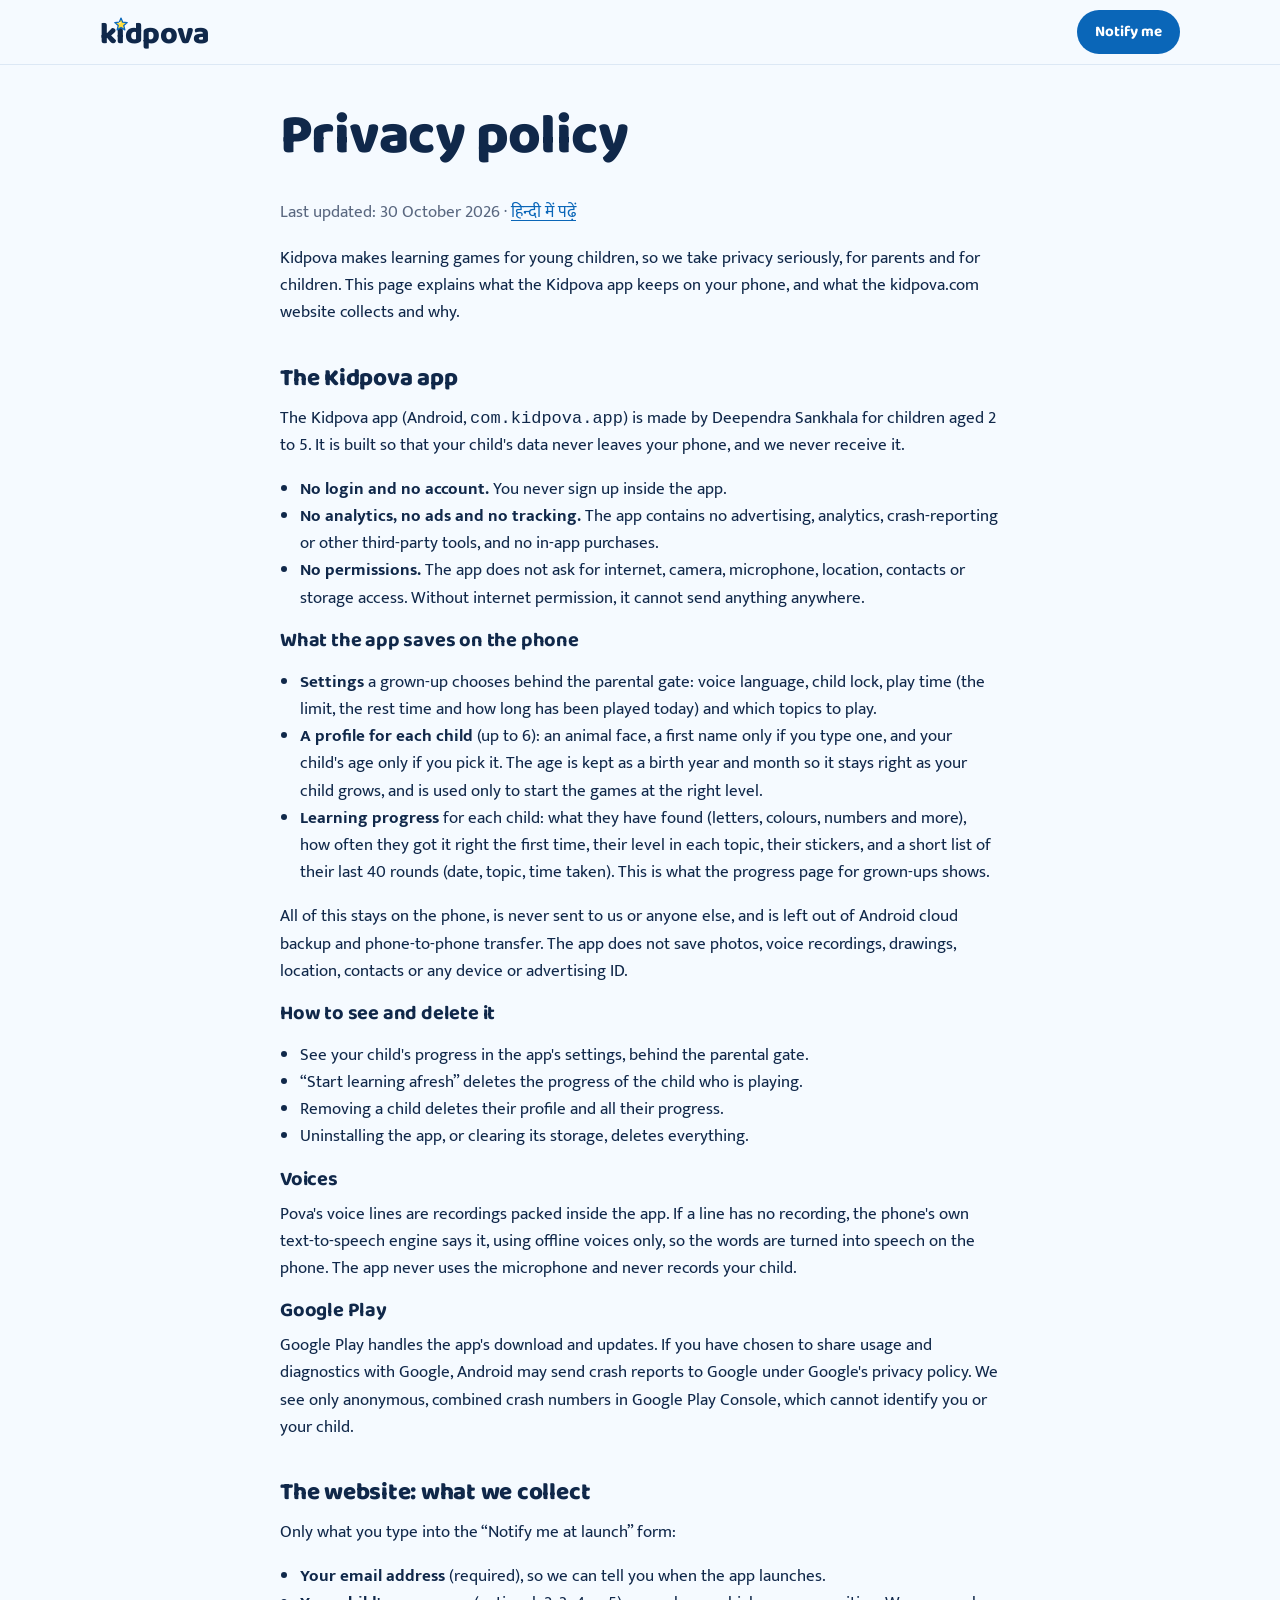
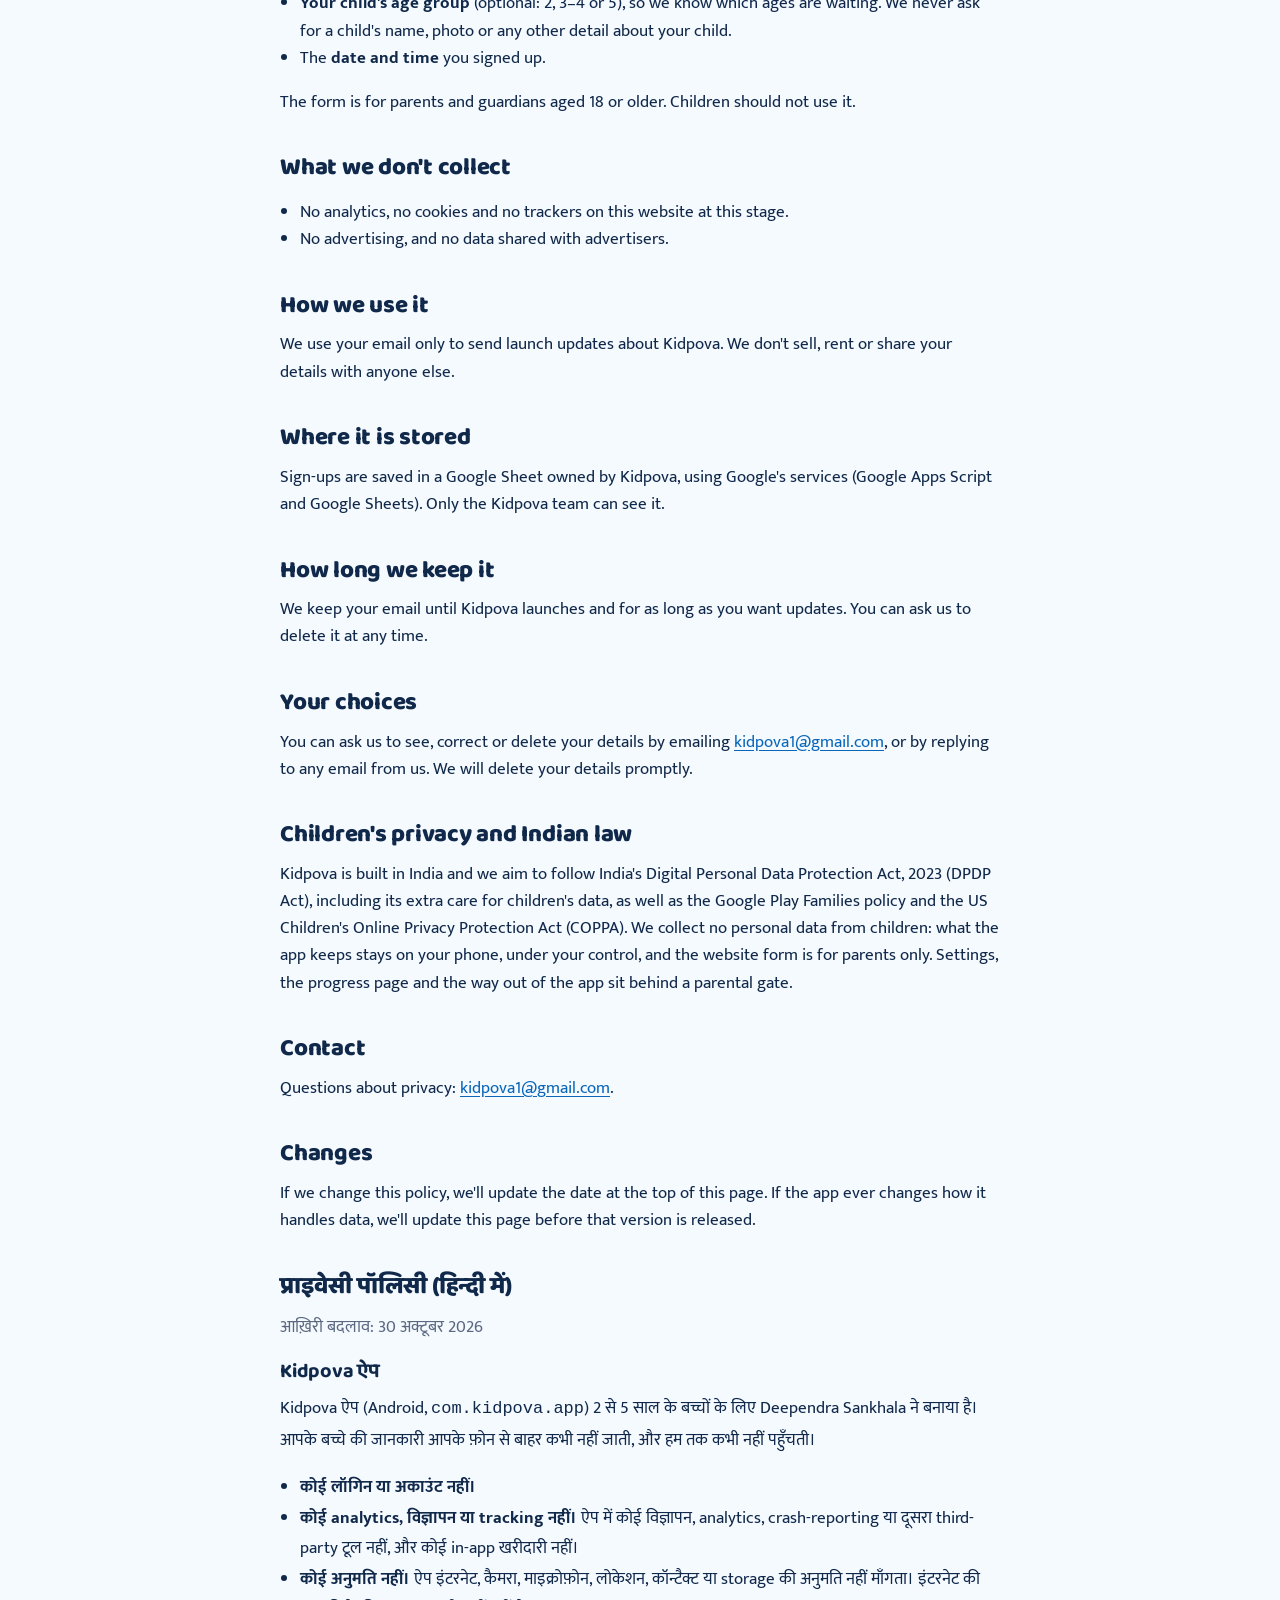
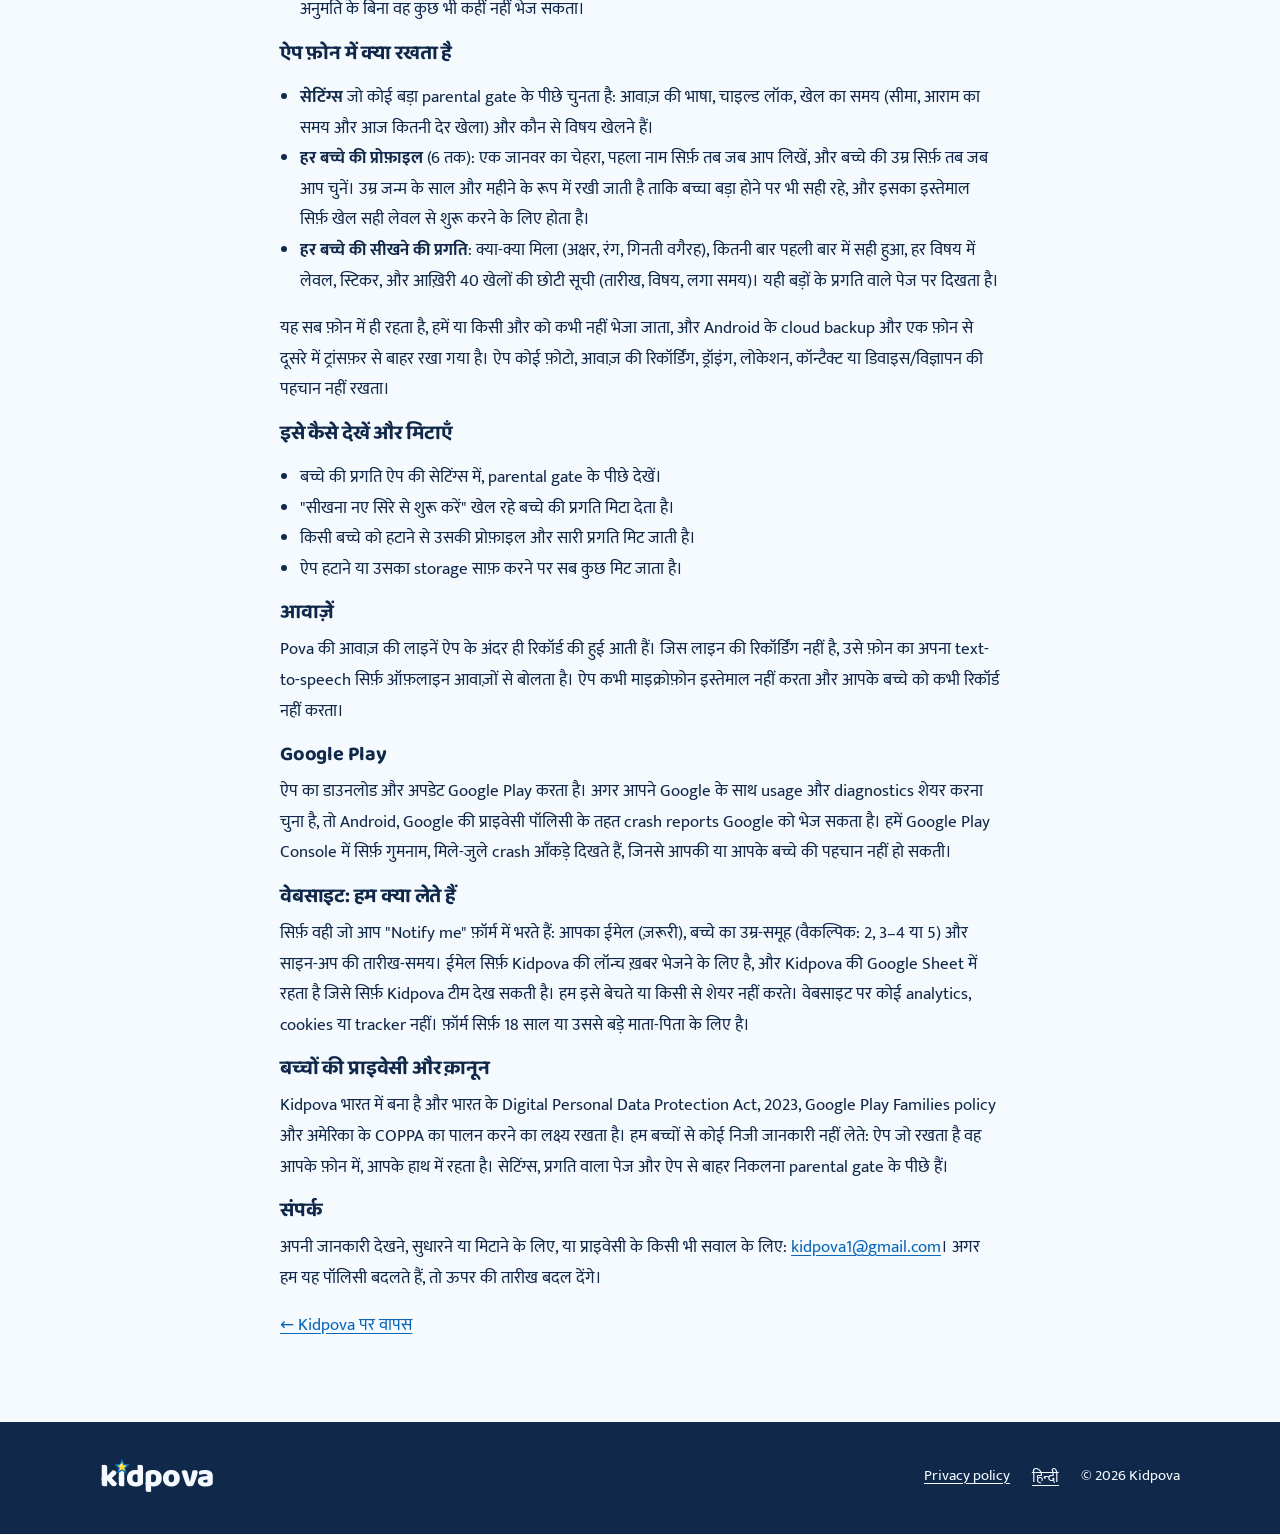
<file: privacy.html>
<!doctype html>
<html lang="en-IN">
<head>
<meta charset="utf-8">
<meta name="viewport" content="width=device-width, initial-scale=1">
<title>Privacy policy — Kidpova</title>
<meta name="description" content="Kidpova privacy policy: the app has no login, no ads, no tracking and no internet permission, so your child's data stays on the phone. In English and Hindi.">
<link rel="canonical" href="https://kidpova.com/privacy.html">
<meta name="theme-color" content="#0B8DE4">
<link rel="icon" href="/favicon-32.png" type="image/png" sizes="32x32">
<link rel="manifest" href="/site.webmanifest">
<link rel="apple-touch-icon" href="/apple-touch-icon.png">
<meta property="og:type" content="website">
<meta property="og:site_name" content="Kidpova">
<meta property="og:locale" content="en_IN">
<meta property="og:url" content="https://kidpova.com/privacy.html">
<meta property="og:title" content="Kidpova privacy policy">
<meta property="og:description" content="The Kidpova app keeps your child's data on the phone: no login, no ads, no tracking.">
<meta property="og:image" content="https://kidpova.com/og-image.png?v=2">
<link rel="preload" href="/fonts/baloo2-v23-latin-ext-600.woff2" as="font" type="font/woff2" crossorigin>
<link rel="preload" href="/fonts/mukta-v17-latin-ext-400.woff2" as="font" type="font/woff2" crossorigin>
<link rel="stylesheet" href="/assets/fonts.css">
<link rel="stylesheet" href="/assets/tokens.css?v=0.2">
<link rel="stylesheet" href="/css/site.css?v=0.2">
<script src="/js/main.js?v=0.2" defer></script>
<script type="application/ld+json">{"@context":"https://schema.org","@type":"BreadcrumbList","itemListElement":[{"@type":"ListItem","position":1,"name":"Kidpova","item":"https://kidpova.com/"},{"@type":"ListItem","position":2,"name":"Privacy policy","item":"https://kidpova.com/privacy.html"}]}</script>
</head>
<body>
<a class="skip" href="#main">Skip to content</a>
<header class="site-header">
  <div class="wrap">
    <a class="wm" href="/"><span aria-hidden="true">k<span class="i">ı</span>dpova</span><span class="visually-hidden">Kidpova home</span></a>
    <a class="btn btn--small" href="/#notify">Notify me</a>
  </div>
</header>

<main id="main" class="page">
  <div class="wrap">
    <h1>Privacy policy</h1>
    <p class="muted">Last updated: 30 October 2026 · <a href="#hi" lang="hi">हिन्दी में पढ़ें</a></p>

    <p>Kidpova makes learning games for young children, so we take privacy seriously, for parents and for children. This page explains what the Kidpova app keeps on your phone, and what the kidpova.com website collects and why.</p>

    <h2>The Kidpova app</h2>
    <p>The Kidpova app (Android, <code>com.kidpova.app</code>) is made by Deependra Sankhala for children aged 2 to 5. It is built so that your child's data never leaves your phone, and we never receive it.</p>
    <ul>
      <li><b>No login and no account.</b> You never sign up inside the app.</li>
      <li><b>No analytics, no ads and no tracking.</b> The app contains no advertising, analytics, crash-reporting or other third-party tools, and no in-app purchases.</li>
      <li><b>No permissions.</b> The app does not ask for internet, camera, microphone, location, contacts or storage access. Without internet permission, it cannot send anything anywhere.</li>
    </ul>

    <h3>What the app saves on the phone</h3>
    <ul>
      <li><b>Settings</b> a grown-up chooses behind the parental gate: voice language, child lock, play time (the limit, the rest time and how long has been played today) and which topics to play.</li>
      <li><b>A profile for each child</b> (up to 6): an animal face, a first name only if you type one, and your child's age only if you pick it. The age is kept as a birth year and month so it stays right as your child grows, and is used only to start the games at the right level.</li>
      <li><b>Learning progress</b> for each child: what they have found (letters, colours, numbers and more), how often they got it right the first time, their level in each topic, their stickers, and a short list of their last 40 rounds (date, topic, time taken). This is what the progress page for grown-ups shows.</li>
    </ul>
    <p>All of this stays on the phone, is never sent to us or anyone else, and is left out of Android cloud backup and phone-to-phone transfer. The app does not save photos, voice recordings, drawings, location, contacts or any device or advertising ID.</p>

    <h3>How to see and delete it</h3>
    <ul>
      <li>See your child's progress in the app's settings, behind the parental gate.</li>
      <li>“Start learning afresh” deletes the progress of the child who is playing.</li>
      <li>Removing a child deletes their profile and all their progress.</li>
      <li>Uninstalling the app, or clearing its storage, deletes everything.</li>
    </ul>

    <h3>Voices</h3>
    <p>Pova's voice lines are recordings packed inside the app. If a line has no recording, the phone's own text-to-speech engine says it, using offline voices only, so the words are turned into speech on the phone. The app never uses the microphone and never records your child.</p>

    <h3>Google Play</h3>
    <p>Google Play handles the app's download and updates. If you have chosen to share usage and diagnostics with Google, Android may send crash reports to Google under Google's privacy policy. We see only anonymous, combined crash numbers in Google Play Console, which cannot identify you or your child.</p>

    <h2>The website: what we collect</h2>
    <p>Only what you type into the “Notify me at launch” form:</p>
    <ul>
      <li><b>Your email address</b> (required), so we can tell you when the app launches.</li>
      <li><b>Your child's age group</b> (optional: 2, 3–4 or 5), so we know which ages are waiting. We never ask for a child's name, photo or any other detail about your child.</li>
      <li>The <b>date and time</b> you signed up.</li>
    </ul>
    <p>The form is for parents and guardians aged 18 or older. Children should not use it.</p>

    <h2>What we don't collect</h2>
    <ul>
      <li>No analytics, no cookies and no trackers on this website at this stage.</li>
      <li>No advertising, and no data shared with advertisers.</li>
    </ul>

    <h2>How we use it</h2>
    <p>We use your email only to send launch updates about Kidpova. We don't sell, rent or share your details with anyone else.</p>

    <h2>Where it is stored</h2>
    <p>Sign-ups are saved in a Google Sheet owned by Kidpova, using Google's services (Google Apps Script and Google Sheets). Only the Kidpova team can see it.</p>

    <h2>How long we keep it</h2>
    <p>We keep your email until Kidpova launches and for as long as you want updates. You can ask us to delete it at any time.</p>

    <h2>Your choices</h2>
    <p>You can ask us to see, correct or delete your details by emailing <a href="mailto:kidpova1@gmail.com">kidpova1@gmail.com</a>, or by replying to any email from us. We will delete your details promptly.</p>

    <h2>Children's privacy and Indian law</h2>
    <p>Kidpova is built in India and we aim to follow India's Digital Personal Data Protection Act, 2023 (DPDP Act), including its extra care for children's data, as well as the Google Play Families policy and the US Children's Online Privacy Protection Act (COPPA). We collect no personal data from children: what the app keeps stays on your phone, under your control, and the website form is for parents only. Settings, the progress page and the way out of the app sit behind a parental gate.</p>

    <h2>Contact</h2>
    <p>Questions about privacy: <a href="mailto:kidpova1@gmail.com">kidpova1@gmail.com</a>.</p>

    <h2>Changes</h2>
    <p>If we change this policy, we'll update the date at the top of this page. If the app ever changes how it handles data, we'll update this page before that version is released.</p>
  </div>

  <section id="hi" lang="hi" class="wrap">
    <h2>प्राइवेसी पॉलिसी (हिन्दी में)</h2>
    <p class="muted">आख़िरी बदलाव: 30 अक्टूबर 2026</p>

    <h3>Kidpova ऐप</h3>
    <p>Kidpova ऐप (Android, <code>com.kidpova.app</code>) 2 से 5 साल के बच्चों के लिए Deependra Sankhala ने बनाया है। आपके बच्चे की जानकारी आपके फ़ोन से बाहर कभी नहीं जाती, और हम तक कभी नहीं पहुँचती।</p>
    <ul>
      <li><b>कोई लॉगिन या अकाउंट नहीं।</b></li>
      <li><b>कोई analytics, विज्ञापन या tracking नहीं।</b> ऐप में कोई विज्ञापन, analytics, crash-reporting या दूसरा third-party टूल नहीं, और कोई in-app खरीदारी नहीं।</li>
      <li><b>कोई अनुमति नहीं।</b> ऐप इंटरनेट, कैमरा, माइक्रोफ़ोन, लोकेशन, कॉन्टैक्ट या storage की अनुमति नहीं माँगता। इंटरनेट की अनुमति के बिना वह कुछ भी कहीं नहीं भेज सकता।</li>
    </ul>

    <h3>ऐप फ़ोन में क्या रखता है</h3>
    <ul>
      <li><b>सेटिंग्स</b> जो कोई बड़ा parental gate के पीछे चुनता है: आवाज़ की भाषा, चाइल्ड लॉक, खेल का समय (सीमा, आराम का समय और आज कितनी देर खेला) और कौन से विषय खेलने हैं।</li>
      <li><b>हर बच्चे की प्रोफ़ाइल</b> (6 तक): एक जानवर का चेहरा, पहला नाम सिर्फ़ तब जब आप लिखें, और बच्चे की उम्र सिर्फ़ तब जब आप चुनें। उम्र जन्म के साल और महीने के रूप में रखी जाती है ताकि बच्चा बड़ा होने पर भी सही रहे, और इसका इस्तेमाल सिर्फ़ खेल सही लेवल से शुरू करने के लिए होता है।</li>
      <li><b>हर बच्चे की सीखने की प्रगति</b>: क्या-क्या मिला (अक्षर, रंग, गिनती वगैरह), कितनी बार पहली बार में सही हुआ, हर विषय में लेवल, स्टिकर, और आख़िरी 40 खेलों की छोटी सूची (तारीख, विषय, लगा समय)। यही बड़ों के प्रगति वाले पेज पर दिखता है।</li>
    </ul>
    <p>यह सब फ़ोन में ही रहता है, हमें या किसी और को कभी नहीं भेजा जाता, और Android के cloud backup और एक फ़ोन से दूसरे में ट्रांसफ़र से बाहर रखा गया है। ऐप कोई फ़ोटो, आवाज़ की रिकॉर्डिंग, ड्रॉइंग, लोकेशन, कॉन्टैक्ट या डिवाइस/विज्ञापन की पहचान नहीं रखता।</p>

    <h3>इसे कैसे देखें और मिटाएँ</h3>
    <ul>
      <li>बच्चे की प्रगति ऐप की सेटिंग्स में, parental gate के पीछे देखें।</li>
      <li>"सीखना नए सिरे से शुरू करें" खेल रहे बच्चे की प्रगति मिटा देता है।</li>
      <li>किसी बच्चे को हटाने से उसकी प्रोफ़ाइल और सारी प्रगति मिट जाती है।</li>
      <li>ऐप हटाने या उसका storage साफ़ करने पर सब कुछ मिट जाता है।</li>
    </ul>

    <h3>आवाज़ें</h3>
    <p>Pova की आवाज़ की लाइनें ऐप के अंदर ही रिकॉर्ड की हुई आती हैं। जिस लाइन की रिकॉर्डिंग नहीं है, उसे फ़ोन का अपना text-to-speech सिर्फ़ ऑफ़लाइन आवाज़ों से बोलता है। ऐप कभी माइक्रोफ़ोन इस्तेमाल नहीं करता और आपके बच्चे को कभी रिकॉर्ड नहीं करता।</p>

    <h3>Google Play</h3>
    <p>ऐप का डाउनलोड और अपडेट Google Play करता है। अगर आपने Google के साथ usage और diagnostics शेयर करना चुना है, तो Android, Google की प्राइवेसी पॉलिसी के तहत crash reports Google को भेज सकता है। हमें Google Play Console में सिर्फ़ गुमनाम, मिले-जुले crash आँकड़े दिखते हैं, जिनसे आपकी या आपके बच्चे की पहचान नहीं हो सकती।</p>

    <h3>वेबसाइट: हम क्या लेते हैं</h3>
    <p>सिर्फ़ वही जो आप "Notify me" फ़ॉर्म में भरते हैं: आपका ईमेल (ज़रूरी), बच्चे का उम्र-समूह (वैकल्पिक: 2, 3–4 या 5) और साइन-अप की तारीख-समय। ईमेल सिर्फ़ Kidpova की लॉन्च ख़बर भेजने के लिए है, और Kidpova की Google Sheet में रहता है जिसे सिर्फ़ Kidpova टीम देख सकती है। हम इसे बेचते या किसी से शेयर नहीं करते। वेबसाइट पर कोई analytics, cookies या tracker नहीं। फ़ॉर्म सिर्फ़ 18 साल या उससे बड़े माता-पिता के लिए है।</p>

    <h3>बच्चों की प्राइवेसी और क़ानून</h3>
    <p>Kidpova भारत में बना है और भारत के Digital Personal Data Protection Act, 2023, Google Play Families policy और अमेरिका के COPPA का पालन करने का लक्ष्य रखता है। हम बच्चों से कोई निजी जानकारी नहीं लेते: ऐप जो रखता है वह आपके फ़ोन में, आपके हाथ में रहता है। सेटिंग्स, प्रगति वाला पेज और ऐप से बाहर निकलना parental gate के पीछे हैं।</p>

    <h3>संपर्क</h3>
    <p>अपनी जानकारी देखने, सुधारने या मिटाने के लिए, या प्राइवेसी के किसी भी सवाल के लिए: <a href="mailto:kidpova1@gmail.com">kidpova1@gmail.com</a>। अगर हम यह पॉलिसी बदलते हैं, तो ऊपर की तारीख बदल देंगे।</p>

    <p><a href="/">← Kidpova पर वापस</a></p>
  </section>
</main>

<footer class="site-footer">
  <div class="wrap">
    <a class="wm" href="/"><span aria-hidden="true">k<span class="i">ı</span>dpova</span><span class="visually-hidden">Kidpova home</span></a>
    <div class="row">
      <a href="/privacy.html" aria-current="page">Privacy policy</a>
      <a href="#hi" lang="hi">हिन्दी</a>
      <span>© 2026 Kidpova</span>
    </div>
  </div>
</footer>
</body>
</html>
</file>
<file: assets/fonts.css>
/* Self-hosted brand fonts (SIL OFL 1.1). Generated by tools/fetch-fonts.js. Do not edit by hand. */
/* Baloo 2 600, devanagari */
@font-face {
  font-family: 'Baloo 2';
  font-style: normal;
  font-weight: 600;
  font-display: swap;
  src: url(/fonts/baloo2-v23-devanagari-600.woff2) format('woff2');
  unicode-range: U+0900-097F, U+1CD0-1CF4, U+1CF7-1CF9, U+200C-200D, U+20A8, U+20B9, U+20F0, U+25CC, U+A830-A839, U+A8E0-A8FF, U+11B00-11B0A;
}
/* Baloo 2 600, latin-ext */
@font-face {
  font-family: 'Baloo 2';
  font-style: normal;
  font-weight: 600;
  font-display: swap;
  src: url(/fonts/baloo2-v23-latin-ext-600.woff2) format('woff2');
  unicode-range: U+0100-02BA, U+02BD-02C5, U+02C7-02CC, U+02CE-02D7, U+02DD-02FF, U+0304, U+0308, U+0329, U+1D00-1DBF, U+1E00-1E9F, U+1EF2-1EFF, U+2020, U+20A0-20AB, U+20AD-20C4, U+2113, U+2C60-2C7F, U+A720-A7FF;
}
/* Baloo 2 600, latin */
@font-face {
  font-family: 'Baloo 2';
  font-style: normal;
  font-weight: 600;
  font-display: swap;
  src: url(/fonts/baloo2-v23-latin-600.woff2) format('woff2');
  unicode-range: U+0000-00FF, U+0131, U+0152-0153, U+02BB-02BC, U+02C6, U+02DA, U+02DC, U+0304, U+0308, U+0329, U+2000-206F, U+20AC, U+2122, U+2191, U+2193, U+2212, U+2215, U+FEFF, U+FFFD;
}
/* Baloo 2 700, devanagari */
@font-face {
  font-family: 'Baloo 2';
  font-style: normal;
  font-weight: 700;
  font-display: swap;
  src: url(/fonts/baloo2-v23-devanagari-600.woff2) format('woff2');
  unicode-range: U+0900-097F, U+1CD0-1CF4, U+1CF7-1CF9, U+200C-200D, U+20A8, U+20B9, U+20F0, U+25CC, U+A830-A839, U+A8E0-A8FF, U+11B00-11B0A;
}
/* Baloo 2 700, latin-ext */
@font-face {
  font-family: 'Baloo 2';
  font-style: normal;
  font-weight: 700;
  font-display: swap;
  src: url(/fonts/baloo2-v23-latin-ext-600.woff2) format('woff2');
  unicode-range: U+0100-02BA, U+02BD-02C5, U+02C7-02CC, U+02CE-02D7, U+02DD-02FF, U+0304, U+0308, U+0329, U+1D00-1DBF, U+1E00-1E9F, U+1EF2-1EFF, U+2020, U+20A0-20AB, U+20AD-20C4, U+2113, U+2C60-2C7F, U+A720-A7FF;
}
/* Baloo 2 700, latin */
@font-face {
  font-family: 'Baloo 2';
  font-style: normal;
  font-weight: 700;
  font-display: swap;
  src: url(/fonts/baloo2-v23-latin-600.woff2) format('woff2');
  unicode-range: U+0000-00FF, U+0131, U+0152-0153, U+02BB-02BC, U+02C6, U+02DA, U+02DC, U+0304, U+0308, U+0329, U+2000-206F, U+20AC, U+2122, U+2191, U+2193, U+2212, U+2215, U+FEFF, U+FFFD;
}
/* Baloo 2 800, devanagari */
@font-face {
  font-family: 'Baloo 2';
  font-style: normal;
  font-weight: 800;
  font-display: swap;
  src: url(/fonts/baloo2-v23-devanagari-600.woff2) format('woff2');
  unicode-range: U+0900-097F, U+1CD0-1CF4, U+1CF7-1CF9, U+200C-200D, U+20A8, U+20B9, U+20F0, U+25CC, U+A830-A839, U+A8E0-A8FF, U+11B00-11B0A;
}
/* Baloo 2 800, latin-ext */
@font-face {
  font-family: 'Baloo 2';
  font-style: normal;
  font-weight: 800;
  font-display: swap;
  src: url(/fonts/baloo2-v23-latin-ext-600.woff2) format('woff2');
  unicode-range: U+0100-02BA, U+02BD-02C5, U+02C7-02CC, U+02CE-02D7, U+02DD-02FF, U+0304, U+0308, U+0329, U+1D00-1DBF, U+1E00-1E9F, U+1EF2-1EFF, U+2020, U+20A0-20AB, U+20AD-20C4, U+2113, U+2C60-2C7F, U+A720-A7FF;
}
/* Baloo 2 800, latin */
@font-face {
  font-family: 'Baloo 2';
  font-style: normal;
  font-weight: 800;
  font-display: swap;
  src: url(/fonts/baloo2-v23-latin-600.woff2) format('woff2');
  unicode-range: U+0000-00FF, U+0131, U+0152-0153, U+02BB-02BC, U+02C6, U+02DA, U+02DC, U+0304, U+0308, U+0329, U+2000-206F, U+20AC, U+2122, U+2191, U+2193, U+2212, U+2215, U+FEFF, U+FFFD;
}
/* Mukta 400, devanagari */
@font-face {
  font-family: 'Mukta';
  font-style: normal;
  font-weight: 400;
  font-display: swap;
  src: url(/fonts/mukta-v17-devanagari-400.woff2) format('woff2');
  unicode-range: U+0900-097F, U+1CD0-1CF4, U+1CF7-1CF9, U+200C-200D, U+20A8, U+20B9, U+20F0, U+25CC, U+A830-A839, U+A8E0-A8FF, U+11B00-11B0A;
}
/* Mukta 400, latin-ext */
@font-face {
  font-family: 'Mukta';
  font-style: normal;
  font-weight: 400;
  font-display: swap;
  src: url(/fonts/mukta-v17-latin-ext-400.woff2) format('woff2');
  unicode-range: U+0100-02BA, U+02BD-02C5, U+02C7-02CC, U+02CE-02D7, U+02DD-02FF, U+0304, U+0308, U+0329, U+1D00-1DBF, U+1E00-1E9F, U+1EF2-1EFF, U+2020, U+20A0-20AB, U+20AD-20C4, U+2113, U+2C60-2C7F, U+A720-A7FF;
}
/* Mukta 400, latin */
@font-face {
  font-family: 'Mukta';
  font-style: normal;
  font-weight: 400;
  font-display: swap;
  src: url(/fonts/mukta-v17-latin-400.woff2) format('woff2');
  unicode-range: U+0000-00FF, U+0131, U+0152-0153, U+02BB-02BC, U+02C6, U+02DA, U+02DC, U+0304, U+0308, U+0329, U+2000-206F, U+20AC, U+2122, U+2191, U+2193, U+2212, U+2215, U+FEFF, U+FFFD;
}
/* Mukta 500, devanagari */
@font-face {
  font-family: 'Mukta';
  font-style: normal;
  font-weight: 500;
  font-display: swap;
  src: url(/fonts/mukta-v17-devanagari-500.woff2) format('woff2');
  unicode-range: U+0900-097F, U+1CD0-1CF4, U+1CF7-1CF9, U+200C-200D, U+20A8, U+20B9, U+20F0, U+25CC, U+A830-A839, U+A8E0-A8FF, U+11B00-11B0A;
}
/* Mukta 500, latin-ext */
@font-face {
  font-family: 'Mukta';
  font-style: normal;
  font-weight: 500;
  font-display: swap;
  src: url(/fonts/mukta-v17-latin-ext-500.woff2) format('woff2');
  unicode-range: U+0100-02BA, U+02BD-02C5, U+02C7-02CC, U+02CE-02D7, U+02DD-02FF, U+0304, U+0308, U+0329, U+1D00-1DBF, U+1E00-1E9F, U+1EF2-1EFF, U+2020, U+20A0-20AB, U+20AD-20C4, U+2113, U+2C60-2C7F, U+A720-A7FF;
}
/* Mukta 500, latin */
@font-face {
  font-family: 'Mukta';
  font-style: normal;
  font-weight: 500;
  font-display: swap;
  src: url(/fonts/mukta-v17-latin-500.woff2) format('woff2');
  unicode-range: U+0000-00FF, U+0131, U+0152-0153, U+02BB-02BC, U+02C6, U+02DA, U+02DC, U+0304, U+0308, U+0329, U+2000-206F, U+20AC, U+2122, U+2191, U+2193, U+2212, U+2215, U+FEFF, U+FFFD;
}
/* Mukta 700, devanagari */
@font-face {
  font-family: 'Mukta';
  font-style: normal;
  font-weight: 700;
  font-display: swap;
  src: url(/fonts/mukta-v17-devanagari-700.woff2) format('woff2');
  unicode-range: U+0900-097F, U+1CD0-1CF4, U+1CF7-1CF9, U+200C-200D, U+20A8, U+20B9, U+20F0, U+25CC, U+A830-A839, U+A8E0-A8FF, U+11B00-11B0A;
}
/* Mukta 700, latin-ext */
@font-face {
  font-family: 'Mukta';
  font-style: normal;
  font-weight: 700;
  font-display: swap;
  src: url(/fonts/mukta-v17-latin-ext-700.woff2) format('woff2');
  unicode-range: U+0100-02BA, U+02BD-02C5, U+02C7-02CC, U+02CE-02D7, U+02DD-02FF, U+0304, U+0308, U+0329, U+1D00-1DBF, U+1E00-1E9F, U+1EF2-1EFF, U+2020, U+20A0-20AB, U+20AD-20C4, U+2113, U+2C60-2C7F, U+A720-A7FF;
}
/* Mukta 700, latin */
@font-face {
  font-family: 'Mukta';
  font-style: normal;
  font-weight: 700;
  font-display: swap;
  src: url(/fonts/mukta-v17-latin-700.woff2) format('woff2');
  unicode-range: U+0000-00FF, U+0131, U+0152-0153, U+02BB-02BC, U+02C6, U+02DA, U+02DC, U+0304, U+0308, U+0329, U+2000-206F, U+20AC, U+2122, U+2191, U+2193, U+2212, U+2215, U+FEFF, U+FFFD;
}
</file>
<file: assets/tokens.css>
/* GENERATED from tokens.json by brand/build.js (brand v0.2). Do not edit by hand. Copied by tools/build-site-assets.js (font @import removed). */
:root {
  --blue-50: #EEF7FF;
  --blue-100: #D3EAFF;
  --blue-300: #8CCBFF;
  --blue-500: #0B8DE4;
  --blue-700: #0A66B8;
  --blue-900: #10284A;
  --honey-100: #FFE7B8;
  --honey-300: #FFD478;
  --honey-500: #FDBA55;
  --honey-cream: #FFF5E4;
  --honey-caramel: #D06A24;
  --honey-chocolate: #3F1F10;
  --star: #FFDD3C;
  --leaf: #3DBE7A;
  --berry: #FF6F61;
  --lilac: #9B7BFF;
  --cloud: #F5FAFF;
  --white: #FFFFFF;
  --line: #DCE8F5;
  --slate: #5A6880;
  --ink: #10284A;
  --night: #0E1B33;
  --night-surface: #16263F;
  --ground: var(--cloud);
  --surface: var(--white);
  --on-ground: var(--ink);
  --on-ground-muted: var(--slate);
  --primary: var(--blue-500);
  --primary-text: var(--blue-700);
  --reward: var(--star);
  --ground-dark: var(--night);
  --surface-dark: var(--night-surface);
  --on-ground-dark: var(--white);
  --game-balloons: #FF6F61;
  --game-letter-tracing: #0A66B8;
  --game-train: #0B8DE4;
  --game-counting-fruits: #FFDD3C;
  --game-shape-puzzle: #9B7BFF;
  --game-color-splash: #FF6F61;
  --game-baby-piano: #D06A24;
  --game-animal-sounds: #3DBE7A;
  --game-magic-drawing: #8CCBFF;
  --font-display: 'Baloo 2', 'Mukta', ui-rounded, system-ui, sans-serif;
  --font-body: 'Mukta', 'Noto Sans', system-ui, sans-serif;
  --radius-sm: 10px;
  --radius-md: 16px;
  --radius-lg: 22px;
  --radius-pill: 999px;
  --motion-tap: 120ms;
  --motion-screen: 280ms;
  --motion-expression: 350ms;
  --motion-celebration-max: 1200ms;
  --motion-ease-in: cubic-bezier(0.2, 0.8, 0.2, 1);
  --motion-ease-out: cubic-bezier(0.4, 0, 1, 1);
}
</file>
<file: css/site.css>
/* Kidpova website. Values come from assets/tokens.css (brand v0.2: Pova puppy, Pova Blue). Mobile-first. */

*, *::before, *::after { box-sizing: border-box; }
html { -webkit-text-size-adjust: 100%; scroll-behavior: smooth; scroll-padding-top: 72px; }
body {
  margin: 0; background: var(--cloud); color: var(--ink);
  font-family: var(--font-body); font-size: 1.0625rem; line-height: 1.6;
}
img, svg { max-width: 100%; display: block; }
h1, h2, h3 { font-family: var(--font-display); line-height: 1.15; margin: 0 0 .5em; letter-spacing: -.01em; }
h1 { font-size: clamp(2.1rem, 7vw, 3.5rem); font-weight: 800; }
h2 { font-size: clamp(1.7rem, 5vw, 2.4rem); font-weight: 800; }
h3 { font-size: 1.25rem; font-weight: 700; }
p { margin: 0 0 1em; }
a { color: var(--blue-700); text-underline-offset: 3px; }
a:hover { color: var(--ink); }
:focus-visible { outline: 3px solid var(--blue-500); outline-offset: 3px; border-radius: 6px; }
[lang="hi"] { line-height: 1.8; }

.wrap { width: 100%; max-width: 1120px; margin: 0 auto; padding: 0 20px; }
.section { padding: 64px 0; }
.section--tint { background: var(--blue-50); }
.section--sky { background: var(--white); }
.eyebrow { font-family: var(--font-display); font-weight: 700; color: var(--blue-700); font-size: .95rem; letter-spacing: .04em; margin-bottom: .4em; }
.lead { font-size: 1.15rem; color: var(--slate); max-width: 40em; }
.muted { color: var(--slate); }
.small { font-size: .9rem; }
.skip { position: absolute; left: -999px; top: 8px; background: var(--ink); color: var(--white); padding: 10px 16px; border-radius: var(--radius-sm); z-index: 10; }
.skip:focus { left: 8px; }
.visually-hidden { position: absolute !important; width: 1px; height: 1px; overflow: hidden; clip: rect(0 0 0 0); white-space: nowrap; }

/* Wordmark: lowercase Baloo 2 ExtraBold, Pova's star tag replaces the dot of the i */
.wm { font-family: var(--font-display); font-weight: 800; letter-spacing: -.02em; line-height: 1; white-space: nowrap; display: inline-block; color: var(--ink); text-decoration: none; }
.wm .i { position: relative; display: inline-block; }
.wm .i svg { position: absolute; left: 50%; bottom: .6em; width: .5em; max-width: none; height: auto; transform: translateX(-50%); overflow: visible; }

/* Header */
.site-header { position: sticky; top: 0; z-index: 5; background: rgba(245, 250, 255, .94); border-bottom: 1px solid var(--line); }
.site-header .wrap { display: flex; align-items: center; justify-content: space-between; gap: 16px; min-height: 64px; }
.site-header .wm { font-size: 1.9rem; padding-top: 6px; }
.nav { display: none; gap: 22px; font-family: var(--font-display); font-weight: 600; }
.nav a { color: var(--ink); text-decoration: none; }
.nav a:hover { color: var(--blue-700); text-decoration: underline; }
.lang-soon { font-size: .85rem; color: var(--slate); white-space: nowrap; }

/* Buttons */
.btn {
  display: inline-flex; align-items: center; justify-content: center; gap: 8px; min-height: 48px; padding: 10px 22px;
  border: 0; border-radius: var(--radius-pill); background: var(--blue-700); color: var(--white);
  font-family: var(--font-display); font-weight: 700; font-size: 1.05rem; text-decoration: none; cursor: pointer;
  transition: transform var(--motion-tap) var(--motion-ease-in), background var(--motion-tap);
}
.btn:hover { background: var(--ink); color: var(--white); }
.btn:active { transform: scale(.97); }
.btn--small { min-height: 44px; padding: 8px 18px; font-size: .95rem; }
.btn[disabled] { opacity: .7; cursor: progress; }

/* Hero */
.hero { padding: 36px 0 56px; overflow: hidden; }
.hero .wrap { display: grid; gap: 28px; }
.hero-art { position: relative; width: min(210px, 56vw); margin: 0 auto; order: -1; }
.hero-art::before { content: ""; position: absolute; inset: 8% 4% 4%; border-radius: 50%; background: var(--blue-100); }
.pill { display: inline-flex; align-items: center; gap: 8px; padding: 6px 14px; border-radius: var(--radius-pill); background: var(--blue-100); color: var(--ink); font-family: var(--font-display); font-weight: 700; font-size: .95rem; margin-bottom: 14px; }
.pill svg { width: 18px; height: 18px; }
.hero .lead { margin-bottom: 1.4em; }
.tagline { font-family: var(--font-display); font-weight: 700; font-size: 1.15rem; color: var(--blue-700); margin: -.2em 0 .6em; }
.tagline [lang="hi"] { font-family: var(--font-body); }

/* Pova art: exported from the app's character engine (site/pova/, tools/build-pova-assets.py), never redrawn.
   Square images with width/height set, so space is reserved and nothing shifts. */
.pova { position: relative; display: block; width: 100%; }
.pova img { width: 100%; height: auto; aspect-ratio: 1; object-fit: contain; }

/* Notify form */
.notify { background: var(--white); border: 1px solid var(--line); border-radius: var(--radius-lg); padding: 20px; max-width: 520px; box-shadow: 0 8px 24px rgba(16, 40, 74, .06); }
.notify h2 { font-size: 1.35rem; margin-bottom: .2em; }
.notify > p { margin-bottom: 14px; }
.field { margin-bottom: 14px; }
.field label, .field legend { display: block; font-weight: 700; margin-bottom: 6px; }
.field .opt { font-weight: 400; color: var(--slate); }
input[type="email"] {
  width: 100%; min-height: 48px; padding: 10px 14px; font: inherit; color: var(--ink);
  background: var(--cloud); border: 2px solid var(--line); border-radius: var(--radius-sm);
}
input[type="email"]:focus { border-color: var(--blue-500); outline: none; box-shadow: 0 0 0 3px var(--blue-50); }
input[aria-invalid="true"] { border-color: var(--berry); }
fieldset { border: 0; padding: 0; margin: 0; }
.chips { display: flex; flex-wrap: wrap; gap: 8px; }
.chip { position: relative; }
.chip input { position: absolute; opacity: 0; inset: 0; margin: 0; cursor: pointer; }
.chip span { display: inline-flex; align-items: center; min-height: 44px; padding: 6px 16px; border: 2px solid var(--line); border-radius: var(--radius-pill); background: var(--cloud); font-weight: 500; }
.chip input:checked + span { border-color: var(--blue-700); background: var(--blue-50); font-weight: 700; }
.chip input:focus-visible + span { outline: 3px solid var(--blue-500); outline-offset: 2px; }
.check { display: flex; gap: 10px; align-items: flex-start; font-weight: 500; }
.check input { width: 22px; height: 22px; margin: 3px 0 0; flex: none; accent-color: var(--blue-700); }
.consent { font-size: .88rem; color: var(--slate); margin: 4px 0 14px; }
.hp { position: absolute; left: -5000px; width: 1px; height: 1px; overflow: hidden; }
.error { color: var(--ink); font-size: .9rem; font-weight: 700; margin-top: 6px; padding-left: 10px; border-left: 4px solid var(--berry); }
.error:empty { display: none; }
.form-status { margin-top: 12px; border-radius: var(--radius-md); }
.form-status:not(:empty) { padding: 14px 16px; background: var(--blue-50); }
.form-status.is-error { background: var(--white); border: 2px solid var(--berry); }
.form-status strong { font-family: var(--font-display); font-size: 1.1rem; display: block; }

/* At a glance */
.glance { padding-top: 8px; }
.facts { margin: 24px 0 0; display: grid; gap: 10px; }
.facts > div { display: grid; gap: 2px; background: var(--white); border: 1px solid var(--line); border-radius: var(--radius-md); padding: 12px 16px; }
.facts dt { font-family: var(--font-display); font-weight: 700; color: var(--blue-700); }
.facts dd { margin: 0; }

/* Steps */
.steps { list-style: none; padding: 0; margin: 28px 0 0; display: grid; gap: 16px; counter-reset: step; }
.step { background: var(--white); border-radius: var(--radius-lg); padding: 22px; border: 1px solid var(--line); position: relative; }
.step::before { counter-increment: step; content: counter(step); display: grid; place-items: center; width: 40px; height: 40px; border-radius: 50%; background: var(--blue-700); color: var(--white); font-family: var(--font-display); font-weight: 800; margin-bottom: 10px; }
.step p { margin: 0; color: var(--slate); }

/* Games */
.games { list-style: none; padding: 0; margin: 28px 0 0; display: grid; gap: 16px; }
.game { background: var(--white); border: 1px solid var(--line); border-radius: var(--radius-lg); padding: 18px; display: grid; grid-template-columns: 64px 1fr; gap: 4px 16px; align-content: start; }
.game .glyph { grid-row: span 2; width: 64px; height: 64px; border-radius: var(--radius-md); background: var(--accent); display: grid; place-items: center; }
.game .glyph svg { width: 42px; height: 42px; }
.game h3 { margin: 4px 0 0; }
.game .skill { margin: 0; color: var(--slate); font-size: .95rem; }
.game .life { grid-column: 1 / -1; margin: 12px 0 0; padding: 10px 12px; border-radius: var(--radius-sm); background: var(--cloud); font-size: .95rem; }
.game .life b { font-family: var(--font-display); color: var(--blue-700); }
.tag { display: inline-block; margin-left: 6px; padding: 1px 10px; border-radius: var(--radius-pill); background: var(--blue-100); font-family: var(--font-body); font-size: .75rem; font-weight: 700; vertical-align: middle; }

/* Meet Pova */
.split { display: grid; gap: 28px; align-items: center; }
.split .art { width: min(260px, 70vw); margin: 0 auto; }
.never { list-style: none; padding: 0; margin: 16px 0 0; display: grid; gap: 8px; }
.never li { display: flex; gap: 10px; align-items: flex-start; }
.never li::before { content: ""; flex: none; width: 20px; height: 20px; margin-top: 4px; border-radius: 50%; background: var(--blue-50) url("data:image/svg+xml,%3Csvg xmlns='http://www.w3.org/2000/svg' viewBox='0 0 20 20'%3E%3Cpath d='M6 10.5l2.6 2.6L14 7.6' stroke='%230A66B8' stroke-width='2.4' fill='none' stroke-linecap='round' stroke-linejoin='round'/%3E%3C/svg%3E") center / 20px no-repeat; }
.bubble { display: inline-block; background: var(--white); border: 2px solid var(--line); border-radius: 18px 18px 18px 4px; padding: 6px 14px; font-family: var(--font-display); font-weight: 700; margin-bottom: 12px; }

/* Screen to life */
.life-cards { list-style: none; padding: 0; margin: 24px 0 0; display: grid; gap: 14px; }
.life-cards li { background: var(--white); border-radius: var(--radius-md); padding: 16px 18px; border-left: 6px solid var(--accent); }
.life-cards b { font-family: var(--font-display); display: block; }

/* Safety + languages */
.features { list-style: none; padding: 0; margin: 28px 0 0; display: grid; gap: 16px; }
.feature { background: var(--white); border: 1px solid var(--line); border-radius: var(--radius-lg); padding: 20px; }
.feature .ic { width: 48px; height: 48px; border-radius: 14px; background: var(--blue-50); display: grid; place-items: center; margin-bottom: 10px; }
.feature .ic svg { width: 28px; height: 28px; }
.feature p { margin: 0; color: var(--slate); }
.lang-row { display: flex; flex-wrap: wrap; gap: 12px; margin-top: 20px; }
.lang-card { flex: 1 1 220px; background: var(--white); border-radius: var(--radius-lg); padding: 18px 20px; border: 1px solid var(--line); }
.lang-card .say { font-family: var(--font-display); font-size: 1.5rem; font-weight: 800; color: var(--blue-700); }

/* Founder note */
.note { background: var(--white); border: 2px dashed var(--line); border-radius: var(--radius-lg); padding: 24px; max-width: 720px; }
.draft-flag { display: inline-block; background: var(--star); color: var(--ink); font-weight: 700; font-size: .85rem; padding: 2px 10px; border-radius: var(--radius-pill); margin-bottom: 12px; }
.ph { background: var(--honey-100); padding: 0 4px; border-radius: 4px; }

/* FAQ */
.faq { max-width: 760px; margin-top: 24px; }
.faq details { background: var(--white); border: 1px solid var(--line); border-radius: var(--radius-md); margin-bottom: 10px; }
.faq summary { cursor: pointer; padding: 16px 48px 16px 18px; font-family: var(--font-display); font-weight: 700; font-size: 1.08rem; list-style: none; position: relative; min-height: 48px; }
.faq summary::-webkit-details-marker { display: none; }
.faq summary::after { content: "+"; position: absolute; right: 18px; top: 50%; transform: translateY(-50%); font-size: 1.5rem; color: var(--blue-700); }
.faq details[open] summary::after { content: "–"; }
.faq details > div { padding: 0 18px 4px; color: var(--slate); }

/* CTA band + footer */
.cta-band { background: var(--blue-700); color: var(--white); text-align: center; }
.cta-band h2 { color: var(--white); }
.cta-band p { color: var(--blue-100); }
.cta-band .btn { background: var(--white); color: var(--blue-700); }
.cta-band .btn:hover { background: var(--blue-50); color: var(--ink); }
.site-footer { background: var(--ink); color: var(--cloud); padding: 40px 0; }
.site-footer .wrap { display: grid; gap: 14px; }
.site-footer .wm { color: var(--cloud); font-size: 2rem; }
.site-footer a { color: var(--cloud); }
.site-footer .row { display: flex; flex-wrap: wrap; gap: 8px 22px; font-size: .95rem; }
.site-footer .lang-soon { color: var(--blue-100); }

/* Simple pages (privacy, 404) */
.page { padding: 40px 0 64px; }
.page .wrap { max-width: 760px; }
.page h2 { font-size: 1.5rem; margin-top: 1.6em; }
.page ul { padding-left: 1.2em; }
.banner { background: var(--blue-50); border-radius: var(--radius-md); padding: 14px 18px; margin-bottom: 24px; font-weight: 500; }
.lost { text-align: center; }
.lost .pova { width: min(260px, 70vw); margin: 0 auto 12px; }

@media (min-width: 640px) {
  .steps { grid-template-columns: repeat(3, 1fr); }
  .features { grid-template-columns: repeat(2, 1fr); }
  .feature:last-child:nth-child(odd) { grid-column: 1 / -1; }
  .games, .life-cards { grid-template-columns: repeat(2, 1fr); }
  .notify { padding: 26px; }
}
@media (min-width: 900px) {
  .section { padding: 88px 0; }
  .nav { display: flex; }
  .hero { padding: 64px 0 88px; }
  .hero .wrap { grid-template-columns: 1.15fr .85fr; align-items: center; gap: 48px; }
  .hero-art { order: 0; width: 100%; max-width: 400px; }
  .games { grid-template-columns: repeat(3, 1fr); }
  /* 5 cards: 3 on the first row, 2 wider ones below */
  .features { grid-template-columns: repeat(6, 1fr); }
  .feature { grid-column: span 2; }
  .feature:nth-child(n+4), .feature:last-child:nth-child(odd) { grid-column: span 3; }
  .split .life-cards { grid-template-columns: 1fr; }
  .split { grid-template-columns: .8fr 1.2fr; gap: 56px; }
  .split .art { width: 100%; max-width: 320px; }
  .site-footer .wrap { grid-template-columns: auto 1fr; align-items: center; }
  .site-footer .row { justify-content: flex-end; }
}
/* For parents: worry → what the app does → what the parent gets */
.usps { list-style: none; padding: 0; margin: 28px 0 0; display: grid; gap: 16px; }
.usp { background: var(--white); border: 1px solid var(--line); border-radius: var(--radius-lg); padding: 22px; display: grid; gap: 16px; align-content: start; }
.usp > div > *, .usp > * { margin: 0; }
.usp h3 { margin: 0 0 6px; }
.usp p { color: var(--slate); }
.usp .worry { display: inline-block; justify-self: start; background: var(--honey-100); color: var(--ink); border-radius: var(--radius-md); padding: 6px 12px; font-style: italic; margin-bottom: 4px; }
.usp > div .worry { margin-bottom: 12px; }
.usp .gain { color: var(--ink); border-top: 1px dashed var(--line); padding-top: 10px; margin-top: 10px; }
.usp .gain b { color: var(--blue-700); }
.report { margin: 0; background: var(--blue-50); border-radius: var(--radius-md); padding: 16px; align-self: start; }
.report figcaption { font-family: var(--font-display); font-weight: 700; color: var(--blue-700); font-size: .9rem; margin-bottom: 8px; }
.report dl { margin: 0; display: grid; gap: 6px; }
.report dl > div { display: grid; grid-template-columns: 7.5em 1fr; gap: 8px; background: var(--white); border-radius: var(--radius-sm); padding: 6px 10px; }
.report dt { font-weight: 700; color: var(--ink); }
.report dd { margin: 0; letter-spacing: .06em; color: var(--ink); }
.report p { margin: 8px 0 0; font-size: .9rem; color: var(--slate); }
@media (min-width: 640px) {
  .usps { grid-template-columns: repeat(2, 1fr); }
  .usp--wide { grid-column: 1 / -1; grid-template-columns: 1.3fr 1fr; gap: 28px; }
  .usp--full { grid-column: 1 / -1; }
}

@media (prefers-reduced-motion: reduce) {
  html { scroll-behavior: auto; }
  *, *::before, *::after { transition: none !important; animation: none !important; }
}

@media (min-width: 640px) { .facts { grid-template-columns: repeat(2, 1fr); } }
.section.glance { padding-top: 0; }
.facts > div { align-content: start; }
</file>
